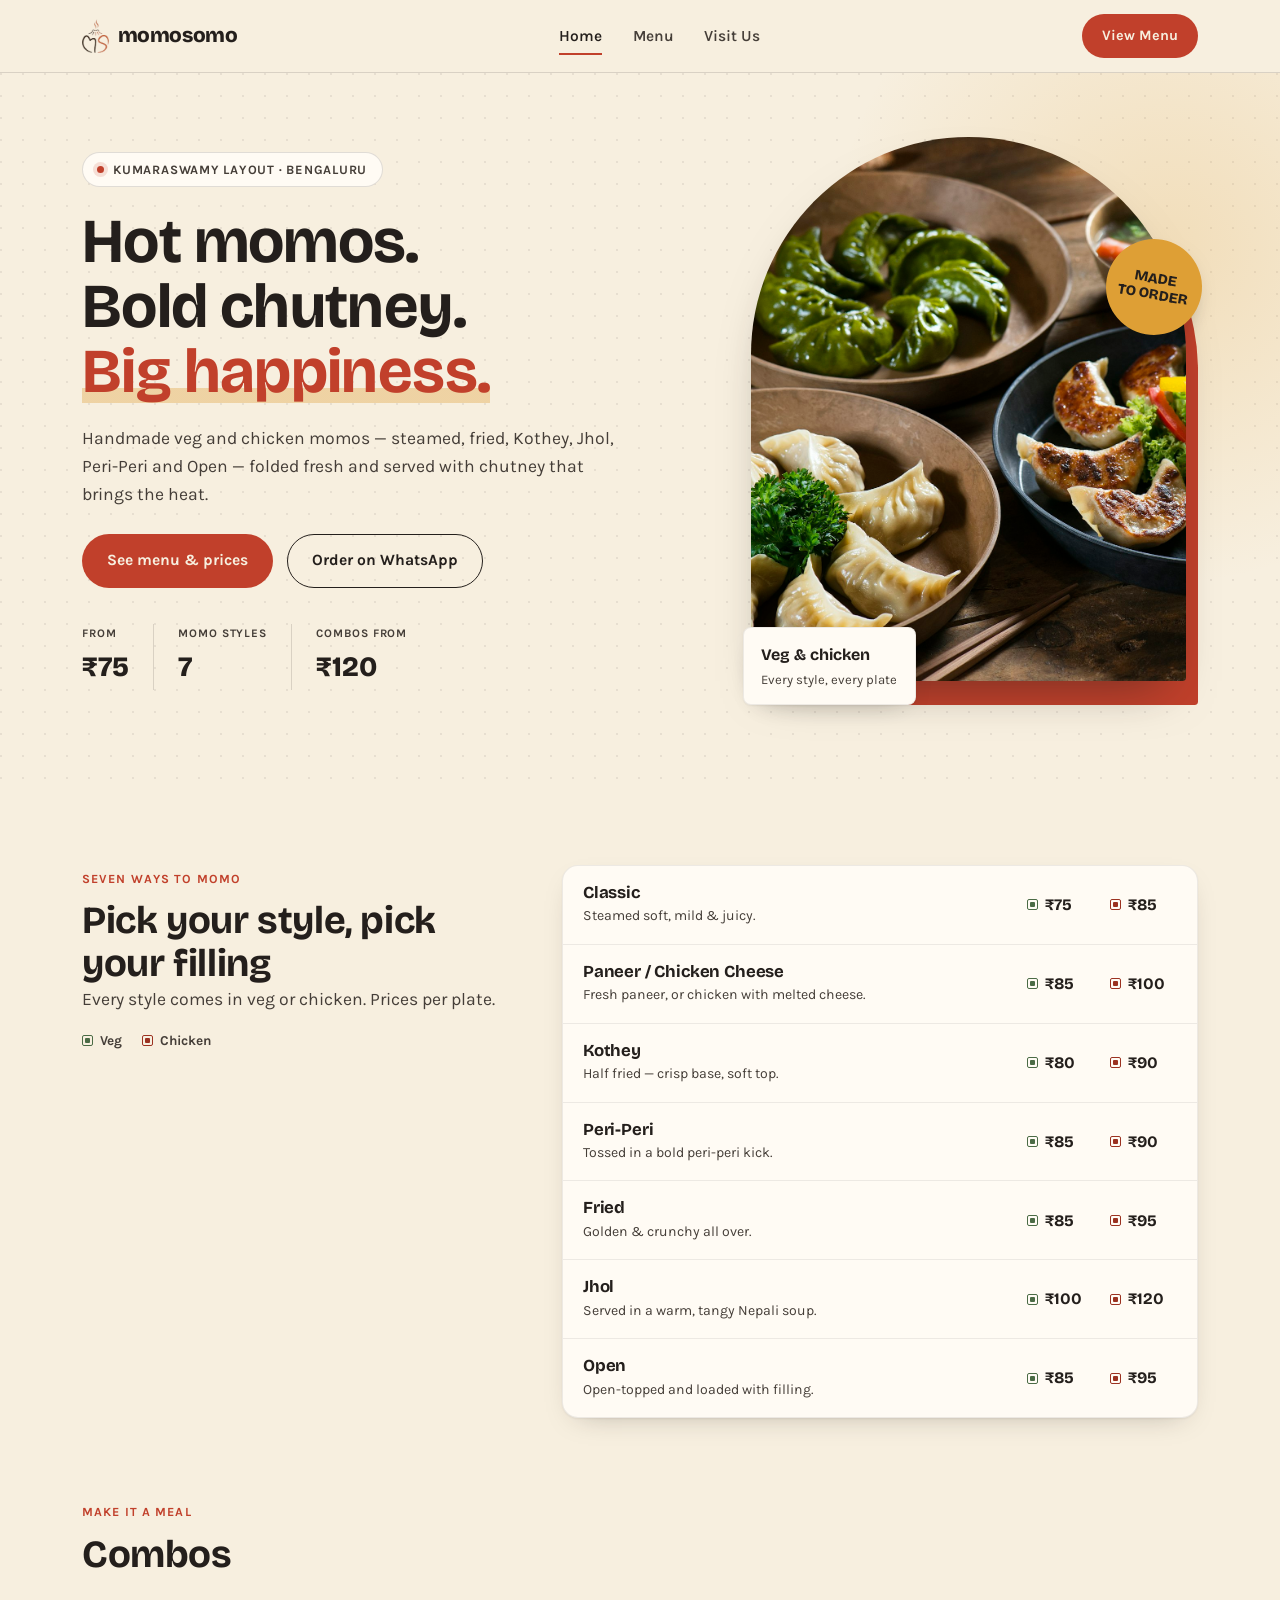
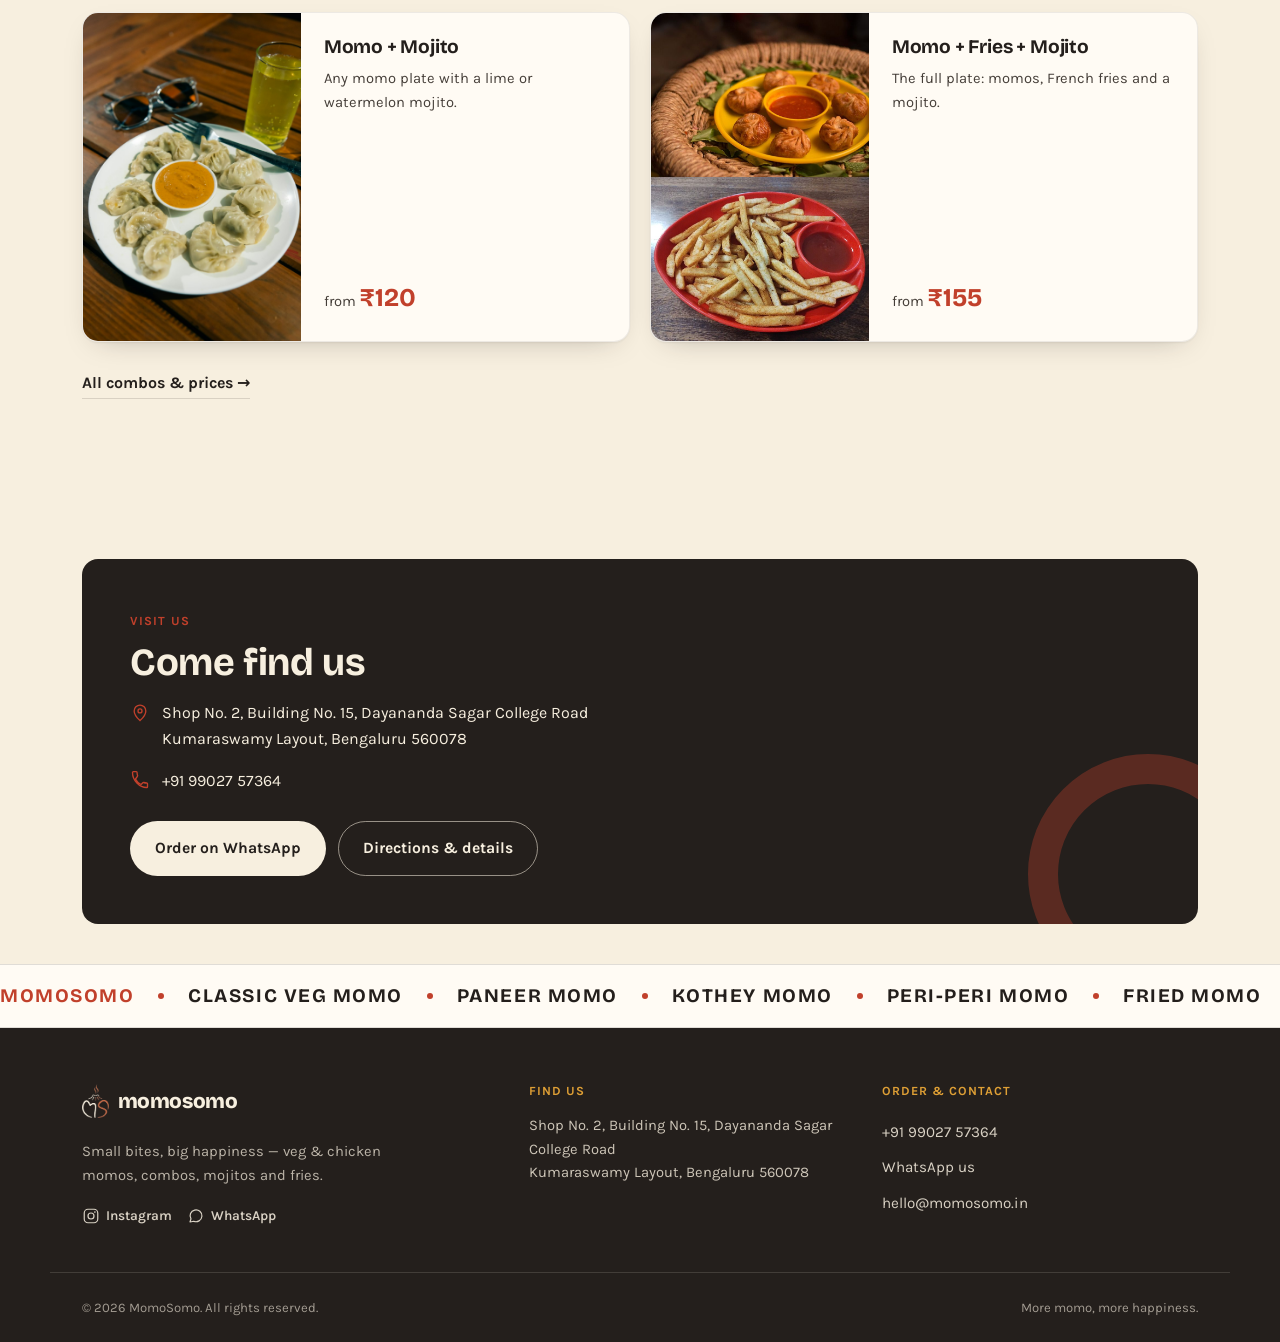
<file: index.html>
<!doctype html>
<html lang="en-IN">
<head>
<meta charset="UTF-8">
<meta name="viewport" content="width=device-width, initial-scale=1">
<meta name="theme-color" content="#F7EFDF">
<meta name="format-detection" content="telephone=no">
<title>MomoSomo — Best Momos in Kumaraswamy Layout, Bengaluru</title>
<meta name="description" content="Hot veg &amp; chicken momos, Kothey, Jhol, Peri-Peri and Open momos from ₹75 at MomoSomo, Dayananda Sagar College Road, Kumaraswamy Layout, Bengaluru 560078. Momo + mojito combos too.">
<meta name="robots" content="index, follow, max-image-preview:large">
<meta name="geo.region" content="IN-KA">
<meta name="geo.placename" content="Kumaraswamy Layout, Bengaluru">
<link rel="icon" href="assets/img/favicon.png" type="image/png">
<link rel="canonical" href="https://momosomo.in/">
<link rel="preconnect" href="https://fonts.googleapis.com">
<link rel="preconnect" href="https://fonts.gstatic.com" crossorigin>
<link href="https://fonts.googleapis.com/css2?family=Bricolage+Grotesque:opsz,wght@12..96,500..800&family=Karla:ital,wght@0,400;0,500;0,600;0,700;1,400&display=swap" rel="stylesheet">
<link rel="stylesheet" href="assets/css/style.css">
<meta property="og:site_name" content="MomoSomo">
<meta property="og:type" content="website">
<meta property="og:locale" content="en_IN">
<meta property="og:title" content="MomoSomo — Best Momos in Kumaraswamy Layout, Bengaluru">
<meta property="og:description" content="Hot veg &amp; chicken momos, Kothey, Jhol, Peri-Peri and Open momos from ₹75 at MomoSomo, Dayananda Sagar College Road, Kumaraswamy Layout, Bengaluru 560078. Momo + mojito combos too.">
<meta property="og:image" content="https://momosomo.in/assets/img/logo-og.jpg">
<meta property="og:image:width" content="1200">
<meta property="og:image:height" content="630">
<meta property="og:image:alt" content="The MomoSomo logo">
<meta property="og:url" content="https://momosomo.in/">
<meta name="twitter:card" content="summary_large_image">
<meta name="twitter:title" content="MomoSomo — Best Momos in Kumaraswamy Layout, Bengaluru">
<meta name="twitter:description" content="Hot veg &amp; chicken momos, Kothey, Jhol, Peri-Peri and Open momos from ₹75 at MomoSomo, Dayananda Sagar College Road, Kumaraswamy Layout, Bengaluru 560078. Momo + mojito combos too.">
<meta name="twitter:image" content="https://momosomo.in/assets/img/logo-og.jpg">
<script type="application/ld+json">
{
  "@context": "https://schema.org",
  "@type": "Restaurant",
  "@id": "https://momosomo.in/#restaurant",
  "name": "MomoSomo",
  "url": "https://momosomo.in/",
  "logo": "https://momosomo.in/assets/img/logo-og.jpg",
  "image": [
    "https://momosomo.in/assets/img/logo-og.jpg",
    "https://momosomo.in/assets/img/hero-momos.jpg"
  ],
  "description": "Momo shop on Dayananda Sagar College Road, Kumaraswamy Layout, Bengaluru serving veg and chicken momos, momo combos, mojitos and French fries.",
  "telephone": "+91-99027-57364",
  "priceRange": "₹75–₹200",
  "currenciesAccepted": "INR",
  "servesCuisine": [
    "Momos",
    "Tibetan",
    "Nepali",
    "Street Food"
  ],
  "acceptsReservations": false,
  "menu": "https://momosomo.in/menu.html",
  "hasMenu": "https://momosomo.in/menu.html",
  "address": {
    "@type": "PostalAddress",
    "streetAddress": "Shop No. 2, Building No. 15, Dayananda Sagar College Road",
    "addressLocality": "Kumaraswamy Layout, Bengaluru",
    "addressRegion": "Karnataka",
    "postalCode": "560078",
    "addressCountry": "IN"
  },
  "areaServed": [
    "Kumaraswamy Layout",
    "JP Nagar",
    "Banashankari",
    "ISRO Layout",
    "Bengaluru"
  ],
  "sameAs": [
    "https://instagram.com/momosomo.in"
  ]
}
</script>
<script type="application/ld+json">
{
  "@context": "https://schema.org",
  "@type": "WebSite",
  "name": "MomoSomo",
  "url": "https://momosomo.in/"
}
</script>
</head>
<body>
<a class="skip-link" href="#main">Skip to content</a>

<header class="site-header" data-header>
  <div class="wrap site-header__inner">
    <a href="index.html" class="brand" aria-label="MomoSomo, home">
      <img class="brand__mark" src="assets/img/logo.png" alt="">
      <span class="brand__word">momosomo</span>
    </a>

    <nav class="nav" aria-label="Primary">
      <a href="index.html" class="nav__link is-active">Home</a>
      <a href="menu.html" class="nav__link">Menu</a>
      <a href="contact.html" class="nav__link">Visit Us</a>
    </nav>

    <div class="site-header__actions">
      <a href="menu.html" class="btn btn--primary btn--sm site-header__cta">View Menu</a>
      <button type="button" class="nav-toggle" data-nav-toggle aria-expanded="false" aria-controls="mobile-nav">
        <span class="nav-toggle__bar"></span>
        <span class="nav-toggle__bar"></span>
        <span class="nav-toggle__bar"></span>
        <span class="sr-only">Open menu</span>
      </button>
    </div>
  </div>

  <div class="mobile-nav" id="mobile-nav" data-mobile-nav>
    <nav class="mobile-nav__links" aria-label="Mobile">
      <a href="index.html" class="mobile-nav__link is-active">Home</a>
      <a href="menu.html" class="mobile-nav__link">Menu</a>
      <a href="contact.html" class="mobile-nav__link">Visit Us</a>
    </nav>
    <div class="mobile-nav__actions">
      <a href="tel:+919902757364" class="btn btn--secondary btn--sm">Call us</a>
      <a href="https://wa.me/919902757364" class="btn btn--primary btn--sm" target="_blank" rel="noopener noreferrer">WhatsApp</a>
    </div>
  </div>
</header>

<main id="main">

  <section class="home-hero" aria-labelledby="hero-heading">
    <div class="wrap home-hero__grid">
      <div class="home-hero__copy">
        <p class="home-hero__tag"><span aria-hidden="true"></span>Kumaraswamy Layout · Bengaluru</p>
        <h1 id="hero-heading">Hot momos.<br>Bold chutney.<br><span class="hero__accent">Big happiness.</span></h1>
        <p class="lede">Handmade veg and chicken momos — steamed, fried, Kothey, Jhol, Peri-Peri and Open — folded fresh and served with chutney that brings the heat.</p>
        <div class="hero__actions">
          <a href="menu.html" class="btn btn--primary">See menu &amp; prices</a>
          <a href="https://wa.me/919902757364" class="btn btn--secondary" target="_blank" rel="noopener noreferrer">Order on WhatsApp</a>
        </div>
        <dl class="home-hero__stats">
          <div><dt>From</dt><dd>₹75</dd></div>
          <div><dt>Momo styles</dt><dd>7</dd></div>
          <div><dt>Combos from</dt><dd>₹120</dd></div>
        </dl>
      </div>
      <div class="home-hero__media">
        <div class="home-hero__frame">
          <img src="assets/img/hero-momos.jpg" width="2000" height="1335" alt="A plate of freshly steamed momos, served hot" fetchpriority="high">
        </div>
        <span class="home-hero__badge">Made<br>to order</span>
        <p class="home-hero__card"><strong>Veg &amp; chicken</strong><span>Every style, every plate</span></p>
      </div>
    </div>
  </section>

  <section class="section" aria-labelledby="styles-heading" data-reveal-fade>
    <div class="wrap home-styles">
      <div class="section__head">
        <p class="eyebrow">Seven ways to momo</p>
        <h2 id="styles-heading">Pick your style, pick your filling</h2>
        <p class="lede">Every style comes in veg or chicken. Prices per plate.</p>
        <p class="style-legend"><span><span class="menu-item__indicator menu-item__indicator--veg" aria-hidden="true"></span>Veg</span><span><span class="menu-item__indicator" aria-hidden="true"></span>Chicken</span></p>
      </div>
      <ul class="style-list">
        <li class="style-row">
          <div class="style-row__text">
            <h3>Classic</h3>
            <p>Steamed soft, mild &amp; juicy.</p>
          </div>
          <div class="style-row__prices">
            <span class="style-row__price"><span class="menu-item__indicator menu-item__indicator--veg" aria-hidden="true"></span><span class="sr-only">Veg </span>₹75</span>
            <span class="style-row__price"><span class="menu-item__indicator" aria-hidden="true"></span><span class="sr-only">Chicken </span>₹85</span>
          </div>
        </li>
        <li class="style-row">
          <div class="style-row__text">
            <h3>Paneer / Chicken Cheese</h3>
            <p>Fresh paneer, or chicken with melted cheese.</p>
          </div>
          <div class="style-row__prices">
            <span class="style-row__price"><span class="menu-item__indicator menu-item__indicator--veg" aria-hidden="true"></span><span class="sr-only">Veg </span>₹85</span>
            <span class="style-row__price"><span class="menu-item__indicator" aria-hidden="true"></span><span class="sr-only">Chicken </span>₹100</span>
          </div>
        </li>
        <li class="style-row">
          <div class="style-row__text">
            <h3>Kothey</h3>
            <p>Half fried — crisp base, soft top.</p>
          </div>
          <div class="style-row__prices">
            <span class="style-row__price"><span class="menu-item__indicator menu-item__indicator--veg" aria-hidden="true"></span><span class="sr-only">Veg </span>₹80</span>
            <span class="style-row__price"><span class="menu-item__indicator" aria-hidden="true"></span><span class="sr-only">Chicken </span>₹90</span>
          </div>
        </li>
        <li class="style-row">
          <div class="style-row__text">
            <h3>Peri-Peri</h3>
            <p>Tossed in a bold peri-peri kick.</p>
          </div>
          <div class="style-row__prices">
            <span class="style-row__price"><span class="menu-item__indicator menu-item__indicator--veg" aria-hidden="true"></span><span class="sr-only">Veg </span>₹85</span>
            <span class="style-row__price"><span class="menu-item__indicator" aria-hidden="true"></span><span class="sr-only">Chicken </span>₹90</span>
          </div>
        </li>
        <li class="style-row">
          <div class="style-row__text">
            <h3>Fried</h3>
            <p>Golden &amp; crunchy all over.</p>
          </div>
          <div class="style-row__prices">
            <span class="style-row__price"><span class="menu-item__indicator menu-item__indicator--veg" aria-hidden="true"></span><span class="sr-only">Veg </span>₹85</span>
            <span class="style-row__price"><span class="menu-item__indicator" aria-hidden="true"></span><span class="sr-only">Chicken </span>₹95</span>
          </div>
        </li>
        <li class="style-row">
          <div class="style-row__text">
            <h3>Jhol</h3>
            <p>Served in a warm, tangy Nepali soup.</p>
          </div>
          <div class="style-row__prices">
            <span class="style-row__price"><span class="menu-item__indicator menu-item__indicator--veg" aria-hidden="true"></span><span class="sr-only">Veg </span>₹100</span>
            <span class="style-row__price"><span class="menu-item__indicator" aria-hidden="true"></span><span class="sr-only">Chicken </span>₹120</span>
          </div>
        </li>
        <li class="style-row">
          <div class="style-row__text">
            <h3>Open</h3>
            <p>Open-topped and loaded with filling.</p>
          </div>
          <div class="style-row__prices">
            <span class="style-row__price"><span class="menu-item__indicator menu-item__indicator--veg" aria-hidden="true"></span><span class="sr-only">Veg </span>₹85</span>
            <span class="style-row__price"><span class="menu-item__indicator" aria-hidden="true"></span><span class="sr-only">Chicken </span>₹95</span>
          </div>
        </li>
      </ul>
    </div>
  </section>

  <section class="section section--tight" aria-labelledby="combos-heading" data-reveal-fade>
    <div class="wrap">
      <div class="section__head">
        <p class="eyebrow">Make it a meal</p>
        <h2 id="combos-heading">Combos</h2>
      </div>
      <div class="combo-grid">
        <article class="combo-card">
          <img src="assets/img/menu-steamed.jpg" width="1000" height="1503" alt="A plate of steamed momos with chutney and a glass of lime mojito" loading="lazy">
          <div class="combo-card__body">
            <h3>Momo + Mojito</h3>
            <p>Any momo plate with a lime or watermelon mojito.</p>
            <p class="combo-card__price">from <strong>₹120</strong></p>
          </div>
        </article>
        <article class="combo-card">
          <img src="assets/img/combo-fries.jpg" width="800" height="1200" alt="Crispy fried momos with chutney, and a plate of peri-peri fries" loading="lazy">
          <div class="combo-card__body">
            <h3>Momo + Fries + Mojito</h3>
            <p>The full plate: momos, French fries and a mojito.</p>
            <p class="combo-card__price">from <strong>₹155</strong></p>
          </div>
        </article>
      </div>
      <a href="menu.html#combos" class="text-link picks-more">All combos &amp; prices →</a>
    </div>
  </section>

  <section class="section" id="visit" aria-labelledby="visit-heading" data-reveal-fade>
    <div class="wrap">
      <div class="visit-teaser">
        <div>
          <p class="eyebrow">Visit us</p>
          <h2 id="visit-heading">Come find us</h2>
          <div class="visit-teaser__row">
            <svg width="20" height="20" viewBox="0 0 24 24" fill="none" aria-hidden="true"><path d="M12 21s7-6.1 7-11.5A7 7 0 0 0 5 9.5C5 14.9 12 21 12 21Z" stroke="currentColor" stroke-width="1.6"/><circle cx="12" cy="9.5" r="2.4" stroke="currentColor" stroke-width="1.6"/></svg>
            <p>Shop No. 2, Building No. 15, Dayananda Sagar College Road<br>Kumaraswamy Layout, Bengaluru 560078</p>
          </div>
          <div class="visit-teaser__row">
            <svg width="20" height="20" viewBox="0 0 24 24" fill="none" aria-hidden="true"><path d="M6.6 10.8a15.2 15.2 0 0 0 6.6 6.6l2.2-2.2c.3-.3.7-.4 1-.2 1.1.4 2.3.6 3.6.6.6 0 1 .4 1 1V20c0 .6-.4 1-1 1C11.4 21 3 12.6 3 3c0-.6.4-1 1-1h3.5c.6 0 1 .4 1 1 0 1.3.2 2.5.6 3.6.1.4 0 .8-.2 1L6.6 10.8Z" stroke="currentColor" stroke-width="1.6" stroke-linejoin="round"/></svg>
            <p>+91 99027 57364</p>
          </div>
          <div class="visit-teaser__actions">
            <a href="https://wa.me/919902757364" class="btn btn--ondark" target="_blank" rel="noopener noreferrer">Order on WhatsApp</a>
            <a href="contact.html" class="btn btn--outline-ondark">Directions &amp; details</a>
          </div>
        </div>
      </div>
    </div>
  </section>

  <div class="marquee" aria-label="Momos at MomoSomo: Classic Veg Momo, Paneer Momo, Kothey Momo, Peri-Peri Momo, Fried Momo, Jhol Momo, Open Momo, Chicken Cheese Momo, Momo + Mojito Combos, French Fries">
    <div class="marquee__track" aria-hidden="true">
      <div class="marquee__group"><span class="marquee__item">MomoSomo</span><span class="marquee__item">Classic Veg Momo</span><span class="marquee__item">Paneer Momo</span><span class="marquee__item">Kothey Momo</span><span class="marquee__item">Peri-Peri Momo</span><span class="marquee__item">Fried Momo</span><span class="marquee__item">Jhol Momo</span><span class="marquee__item">Open Momo</span><span class="marquee__item">Chicken Cheese Momo</span><span class="marquee__item">Momo + Mojito Combos</span><span class="marquee__item">French Fries</span></div>
      <div class="marquee__group"><span class="marquee__item">MomoSomo</span><span class="marquee__item">Classic Veg Momo</span><span class="marquee__item">Paneer Momo</span><span class="marquee__item">Kothey Momo</span><span class="marquee__item">Peri-Peri Momo</span><span class="marquee__item">Fried Momo</span><span class="marquee__item">Jhol Momo</span><span class="marquee__item">Open Momo</span><span class="marquee__item">Chicken Cheese Momo</span><span class="marquee__item">Momo + Mojito Combos</span><span class="marquee__item">French Fries</span></div>
    </div>
  </div>

</main>

<footer class="site-footer">
  <div class="wrap site-footer__grid">
    <div class="site-footer__brand">
      <a href="index.html" class="brand" aria-label="MomoSomo, home">
        <img class="brand__mark" src="assets/img/logo-on-dark.png" alt="">
        <span class="brand__word">momosomo</span>
      </a>
      <p class="site-footer__tagline">Small bites, big happiness — veg &amp; chicken momos, combos, mojitos and fries.</p>
      <ul class="social-links">
        <li>
          <a href="https://instagram.com/momosomo.in" target="_blank" rel="noopener noreferrer" aria-label="MomoSomo on Instagram (opens in a new tab)">
            <svg width="18" height="18" viewBox="0 0 24 24" fill="none" aria-hidden="true"><rect x="3" y="3" width="18" height="18" rx="5" stroke="currentColor" stroke-width="1.6"/><circle cx="12" cy="12" r="4" stroke="currentColor" stroke-width="1.6"/><circle cx="17.2" cy="6.8" r="1.1" fill="currentColor"/></svg>
            <span>Instagram</span>
          </a>
        </li>
        <li>
          <a href="https://wa.me/919902757364" target="_blank" rel="noopener noreferrer" aria-label="Message MomoSomo on WhatsApp (opens in a new tab)">
            <svg width="18" height="18" viewBox="0 0 24 24" fill="none" aria-hidden="true"><path d="M4 20l1.3-4.1A7.9 7.9 0 1 1 8.9 19L4 20Z" stroke="currentColor" stroke-width="1.6" stroke-linejoin="round"/></svg>
            <span>WhatsApp</span>
          </a>
        </li>
      </ul>
    </div>

    <div class="site-footer__col">
      <h3>Find Us</h3>
      <p class="site-footer__address">Shop No. 2, Building No. 15, Dayananda Sagar College Road<br>Kumaraswamy Layout, Bengaluru 560078</p>
    </div>

    <div class="site-footer__col">
      <h3>Order &amp; Contact</h3>
      <a href="tel:+919902757364">+91 99027 57364</a>
      <a href="https://wa.me/919902757364" target="_blank" rel="noopener noreferrer">WhatsApp us</a>
      <a href="mailto:hello@momosomo.in">hello@momosomo.in</a>
    </div>
  </div>

  <div class="wrap site-footer__bottom">
    <p>© 2026 MomoSomo. All rights reserved.</p>
    <p class="site-footer__note">More momo, more happiness.</p>
  </div>
</footer>

<script src="assets/js/main.js"></script>
</body>
</html>
</file>
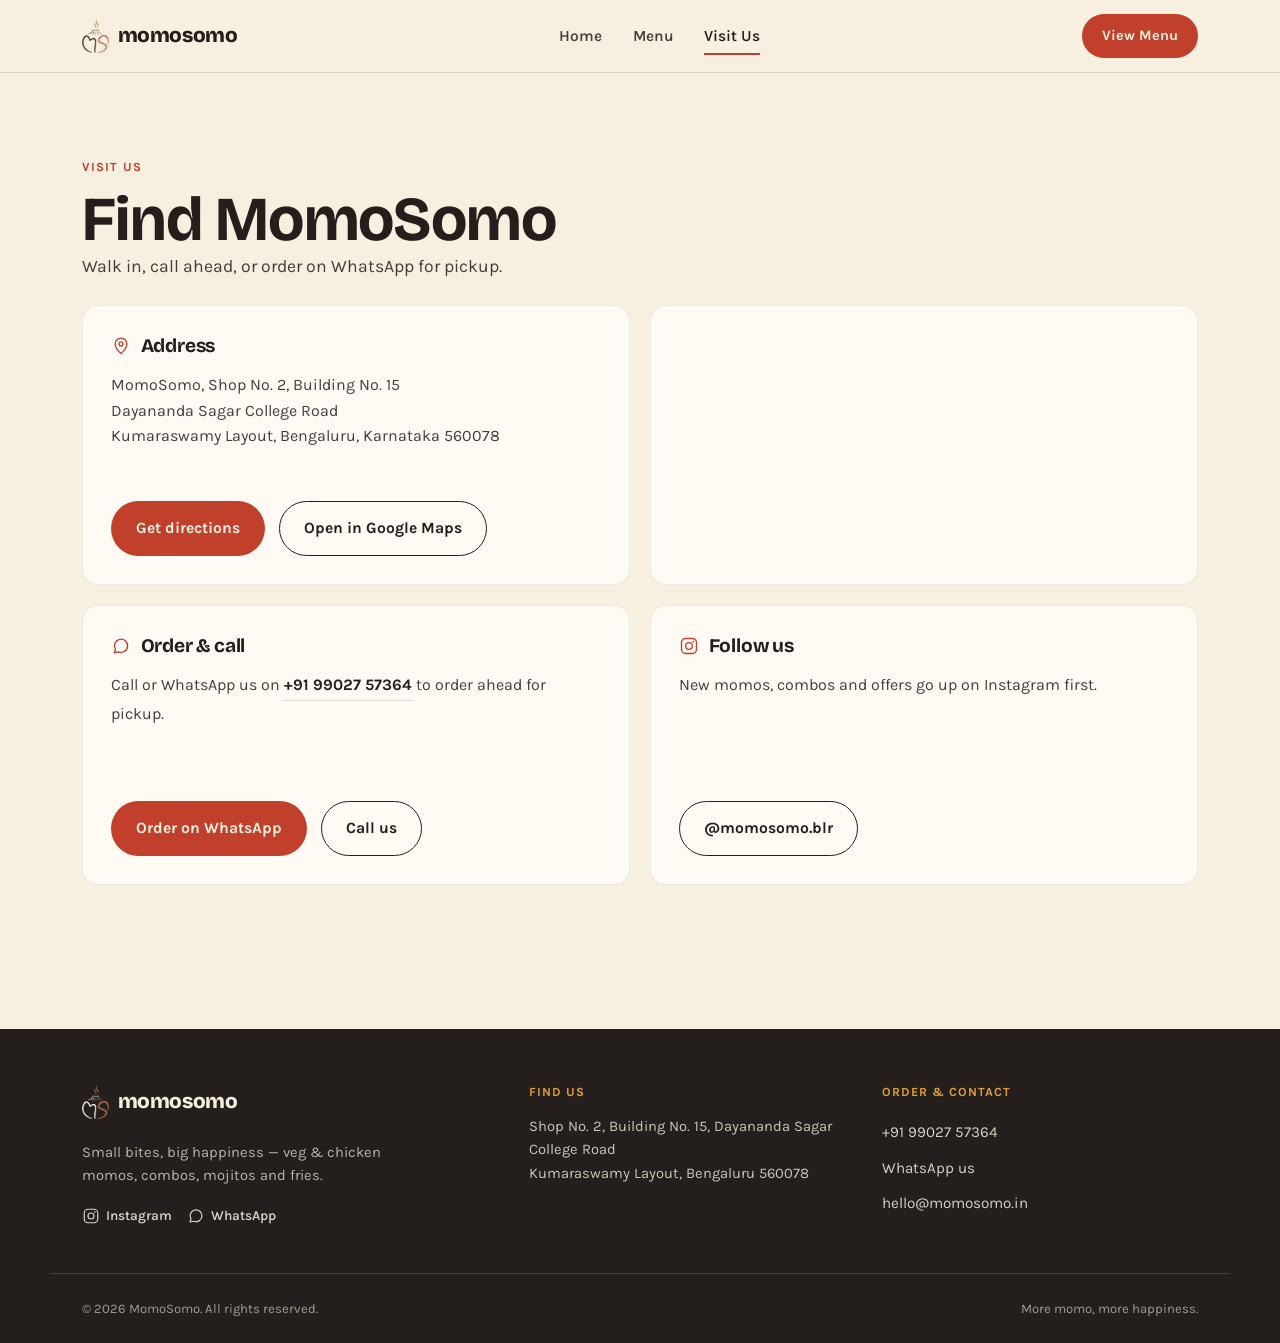
<file: contact.html>
<!doctype html>
<html lang="en-IN">
<head>
<meta charset="UTF-8">
<meta name="viewport" content="width=device-width, initial-scale=1">
<meta name="theme-color" content="#F7EFDF">
<meta name="format-detection" content="telephone=no">
<title>Visit MomoSomo — Momo Shop on DSC Road, Kumaraswamy Layout, Bengaluru</title>
<meta name="description" content="Find MomoSomo at Shop No. 2, Building No. 15, Dayananda Sagar College Road, Kumaraswamy Layout, Bengaluru 560078. Call +91 99027 57364 or WhatsApp to order momos.">
<meta name="robots" content="index, follow, max-image-preview:large">
<meta name="geo.region" content="IN-KA">
<meta name="geo.placename" content="Kumaraswamy Layout, Bengaluru">
<link rel="icon" href="assets/img/favicon.png" type="image/png">
<link rel="canonical" href="https://momosomo.in/contact.html">
<link rel="preconnect" href="https://fonts.googleapis.com">
<link rel="preconnect" href="https://fonts.gstatic.com" crossorigin>
<link href="https://fonts.googleapis.com/css2?family=Bricolage+Grotesque:opsz,wght@12..96,500..800&family=Karla:ital,wght@0,400;0,500;0,600;0,700;1,400&display=swap" rel="stylesheet">
<link rel="stylesheet" href="assets/css/style.css">
<meta property="og:site_name" content="MomoSomo">
<meta property="og:type" content="website">
<meta property="og:locale" content="en_IN">
<meta property="og:title" content="Visit MomoSomo — Momo Shop on DSC Road, Kumaraswamy Layout, Bengaluru">
<meta property="og:description" content="Find MomoSomo at Shop No. 2, Building No. 15, Dayananda Sagar College Road, Kumaraswamy Layout, Bengaluru 560078. Call +91 99027 57364 or WhatsApp to order momos.">
<meta property="og:image" content="https://momosomo.in/assets/img/hero-momos.jpg">
<meta property="og:image:width" content="2000">
<meta property="og:image:height" content="1335">
<meta property="og:image:alt" content="A plate of freshly steamed momos, served hot">
<meta property="og:url" content="https://momosomo.in/contact.html">
<meta name="twitter:card" content="summary_large_image">
<meta name="twitter:title" content="Visit MomoSomo — Momo Shop on DSC Road, Kumaraswamy Layout, Bengaluru">
<meta name="twitter:description" content="Find MomoSomo at Shop No. 2, Building No. 15, Dayananda Sagar College Road, Kumaraswamy Layout, Bengaluru 560078. Call +91 99027 57364 or WhatsApp to order momos.">
<meta name="twitter:image" content="https://momosomo.in/assets/img/hero-momos.jpg">
<script type="application/ld+json">
{
  "@context": "https://schema.org",
  "@type": "Restaurant",
  "@id": "https://momosomo.in/#restaurant",
  "name": "MomoSomo",
  "url": "https://momosomo.in/",
  "logo": "https://momosomo.in/assets/img/logo-og.jpg",
  "image": [
    "https://momosomo.in/assets/img/logo-og.jpg",
    "https://momosomo.in/assets/img/hero-momos.jpg"
  ],
  "description": "Momo shop on Dayananda Sagar College Road, Kumaraswamy Layout, Bengaluru serving veg and chicken momos, momo combos, mojitos and French fries.",
  "telephone": "+91-99027-57364",
  "priceRange": "₹75–₹200",
  "currenciesAccepted": "INR",
  "servesCuisine": [
    "Momos",
    "Tibetan",
    "Nepali",
    "Street Food"
  ],
  "acceptsReservations": false,
  "menu": "https://momosomo.in/menu.html",
  "hasMenu": "https://momosomo.in/menu.html",
  "address": {
    "@type": "PostalAddress",
    "streetAddress": "Shop No. 2, Building No. 15, Dayananda Sagar College Road",
    "addressLocality": "Kumaraswamy Layout, Bengaluru",
    "addressRegion": "Karnataka",
    "postalCode": "560078",
    "addressCountry": "IN"
  },
  "areaServed": [
    "Kumaraswamy Layout",
    "JP Nagar",
    "Banashankari",
    "ISRO Layout",
    "Bengaluru"
  ],
  "sameAs": [
    "https://instagram.com/momosomo.in"
  ]
}
</script>
<script type="application/ld+json">
{
  "@context": "https://schema.org",
  "@type": "BreadcrumbList",
  "itemListElement": [
    {
      "@type": "ListItem",
      "position": 1,
      "name": "Home",
      "item": "https://momosomo.in/"
    },
    {
      "@type": "ListItem",
      "position": 2,
      "name": "Visit Us",
      "item": "https://momosomo.in/contact.html"
    }
  ]
}
</script>
</head>
<body>
<a class="skip-link" href="#main">Skip to content</a>

<header class="site-header" data-header>
  <div class="wrap site-header__inner">
    <a href="index.html" class="brand" aria-label="MomoSomo, home">
      <img class="brand__mark" src="assets/img/logo.png" alt="">
      <span class="brand__word">momosomo</span>
    </a>

    <nav class="nav" aria-label="Primary">
      <a href="index.html" class="nav__link">Home</a>
      <a href="menu.html" class="nav__link">Menu</a>
      <a href="contact.html" class="nav__link is-active">Visit Us</a>
    </nav>

    <div class="site-header__actions">
      <a href="menu.html" class="btn btn--primary btn--sm site-header__cta">View Menu</a>
      <button type="button" class="nav-toggle" data-nav-toggle aria-expanded="false" aria-controls="mobile-nav">
        <span class="nav-toggle__bar"></span>
        <span class="nav-toggle__bar"></span>
        <span class="nav-toggle__bar"></span>
        <span class="sr-only">Open menu</span>
      </button>
    </div>
  </div>

  <div class="mobile-nav" id="mobile-nav" data-mobile-nav>
    <nav class="mobile-nav__links" aria-label="Mobile">
      <a href="index.html" class="mobile-nav__link">Home</a>
      <a href="menu.html" class="mobile-nav__link">Menu</a>
      <a href="contact.html" class="mobile-nav__link is-active">Visit Us</a>
    </nav>
    <div class="mobile-nav__actions">
      <a href="tel:+919902757364" class="btn btn--secondary btn--sm">Call us</a>
      <a href="https://wa.me/919902757364" class="btn btn--primary btn--sm" target="_blank" rel="noopener noreferrer">WhatsApp</a>
    </div>
  </div>
</header>

<main id="main">
  <section class="section" style="padding-bottom:1.5rem;">
    <div class="wrap">
      <p class="eyebrow">Visit us</p>
      <h1>Find MomoSomo</h1>
      <p class="lede">Walk in, call ahead, or order on WhatsApp for pickup.</p>
    </div>
  </section>

  <section class="section" style="padding-top:0;">
    <div class="wrap visit-grid">
      <div class="visit-card">
        <h3><svg width="20" height="20" viewBox="0 0 24 24" fill="none" aria-hidden="true"><path d="M12 21s7-6.1 7-11.5A7 7 0 0 0 5 9.5C5 14.9 12 21 12 21Z" stroke="currentColor" stroke-width="1.6"/><circle cx="12" cy="9.5" r="2.4" stroke="currentColor" stroke-width="1.6"/></svg> Address</h3>
        <p>MomoSomo, Shop No. 2, Building No. 15<br>Dayananda Sagar College Road<br>Kumaraswamy Layout, Bengaluru, Karnataka 560078</p>
        <div class="contact-actions">
          <a href="https://www.google.com/maps/dir/?api=1&amp;destination=12.9099312,77.5667967" class="btn btn--primary" target="_blank" rel="noopener noreferrer">Get directions</a>
          <a href="https://www.google.com/maps/search/?api=1&amp;query=12.9099312,77.5667967" class="btn btn--secondary" target="_blank" rel="noopener noreferrer">Open in Google Maps</a>
        </div>
      </div>

      <div class="visit-card map-frame">
        <iframe src="https://maps.google.com/maps?q=12.9099312,77.5667967&amp;z=17&amp;output=embed" title="Map showing MomoSomo on Dayananda Sagar College Road, Kumaraswamy Layout, Bengaluru" loading="lazy" referrerpolicy="no-referrer-when-downgrade" allowfullscreen></iframe>
      </div>

      <div class="visit-card">
        <h3><svg width="20" height="20" viewBox="0 0 24 24" fill="none" aria-hidden="true"><path d="M4 20l1.3-4.1A7.9 7.9 0 1 1 8.9 19L4 20Z" stroke="currentColor" stroke-width="1.6" stroke-linejoin="round"/></svg> Order &amp; call</h3>
        <p>Call or WhatsApp us on <a href="tel:+919902757364" class="text-link">+91 99027 57364</a> to order ahead for pickup.</p>
        <div class="contact-actions">
          <a href="https://wa.me/919902757364" class="btn btn--primary" target="_blank" rel="noopener noreferrer">Order on WhatsApp</a>
          <a href="tel:+919902757364" class="btn btn--secondary">Call us</a>
        </div>
      </div>

      <div class="visit-card">
        <h3><svg width="20" height="20" viewBox="0 0 24 24" fill="none" aria-hidden="true"><rect x="3" y="3" width="18" height="18" rx="5" stroke="currentColor" stroke-width="1.6"/><circle cx="12" cy="12" r="4" stroke="currentColor" stroke-width="1.6"/><circle cx="17.2" cy="6.8" r="1.1" fill="currentColor"/></svg> Follow us</h3>
        <p>New momos, combos and offers go up on Instagram first.</p>
        <div class="contact-actions">
          <a href="https://instagram.com/momosomo.blr" class="btn btn--secondary" target="_blank" rel="noopener noreferrer" aria-label="MomoSomo on Instagram (opens in a new tab)">@momosomo.blr</a>
        </div>
      </div>
    </div>
  </section>
</main>

<footer class="site-footer">
  <div class="wrap site-footer__grid">
    <div class="site-footer__brand">
      <a href="index.html" class="brand" aria-label="MomoSomo, home">
        <img class="brand__mark" src="assets/img/logo-on-dark.png" alt="">
        <span class="brand__word">momosomo</span>
      </a>
      <p class="site-footer__tagline">Small bites, big happiness — veg &amp; chicken momos, combos, mojitos and fries.</p>
      <ul class="social-links">
        <li>
          <a href="https://instagram.com/momosomo.blr" target="_blank" rel="noopener noreferrer" aria-label="MomoSomo on Instagram (opens in a new tab)">
            <svg width="18" height="18" viewBox="0 0 24 24" fill="none" aria-hidden="true"><rect x="3" y="3" width="18" height="18" rx="5" stroke="currentColor" stroke-width="1.6"/><circle cx="12" cy="12" r="4" stroke="currentColor" stroke-width="1.6"/><circle cx="17.2" cy="6.8" r="1.1" fill="currentColor"/></svg>
            <span>Instagram</span>
          </a>
        </li>
        <li>
          <a href="https://wa.me/919902757364" target="_blank" rel="noopener noreferrer" aria-label="Message MomoSomo on WhatsApp (opens in a new tab)">
            <svg width="18" height="18" viewBox="0 0 24 24" fill="none" aria-hidden="true"><path d="M4 20l1.3-4.1A7.9 7.9 0 1 1 8.9 19L4 20Z" stroke="currentColor" stroke-width="1.6" stroke-linejoin="round"/></svg>
            <span>WhatsApp</span>
          </a>
        </li>
      </ul>
    </div>

    <div class="site-footer__col">
      <h3>Find Us</h3>
      <p class="site-footer__address">Shop No. 2, Building No. 15, Dayananda Sagar College Road<br>Kumaraswamy Layout, Bengaluru 560078</p>
    </div>

    <div class="site-footer__col">
      <h3>Order &amp; Contact</h3>
      <a href="tel:+919902757364">+91 99027 57364</a>
      <a href="https://wa.me/919902757364" target="_blank" rel="noopener noreferrer">WhatsApp us</a>
      <a href="mailto:hello@momosomo.in">hello@momosomo.in</a>
    </div>
  </div>

  <div class="wrap site-footer__bottom">
    <p>© 2026 MomoSomo. All rights reserved.</p>
    <p class="site-footer__note">More momo, more happiness.</p>
  </div>
</footer>

<script src="assets/js/main.js"></script>
</body>
</html>
</file>
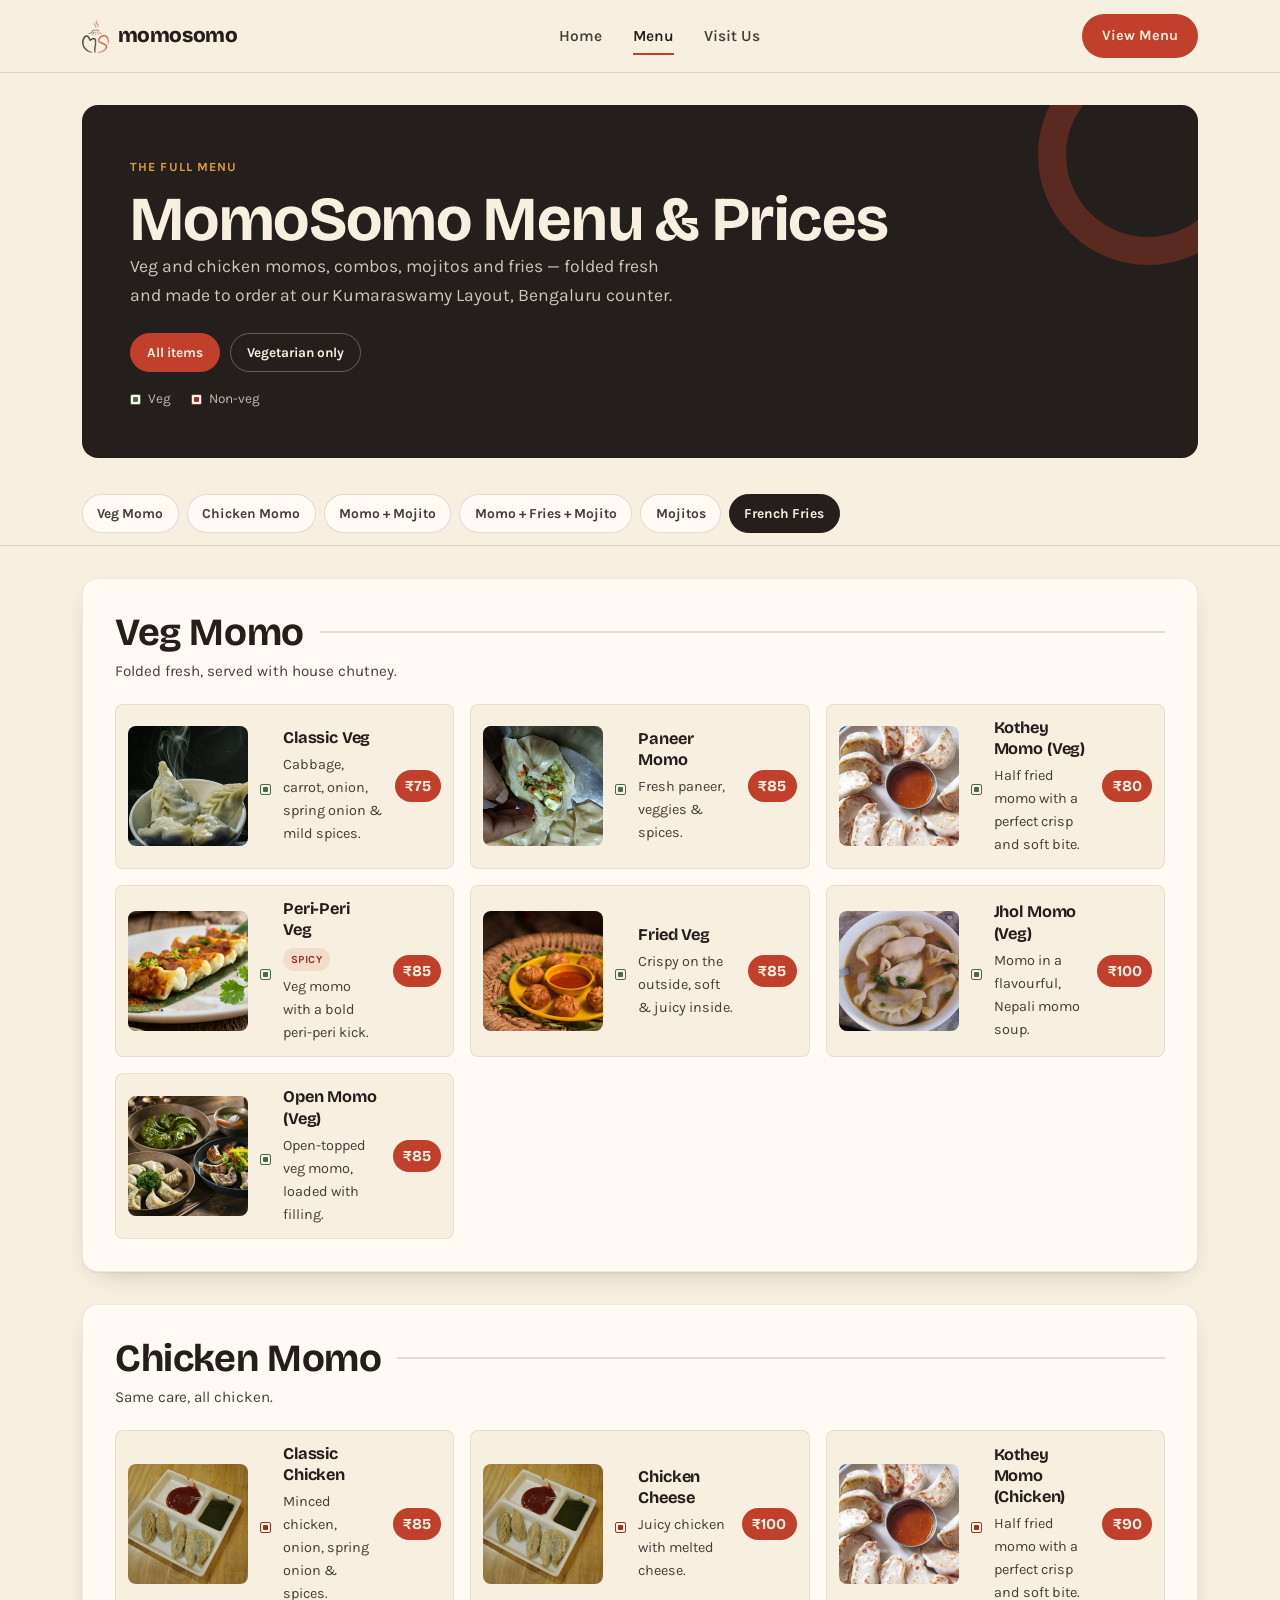
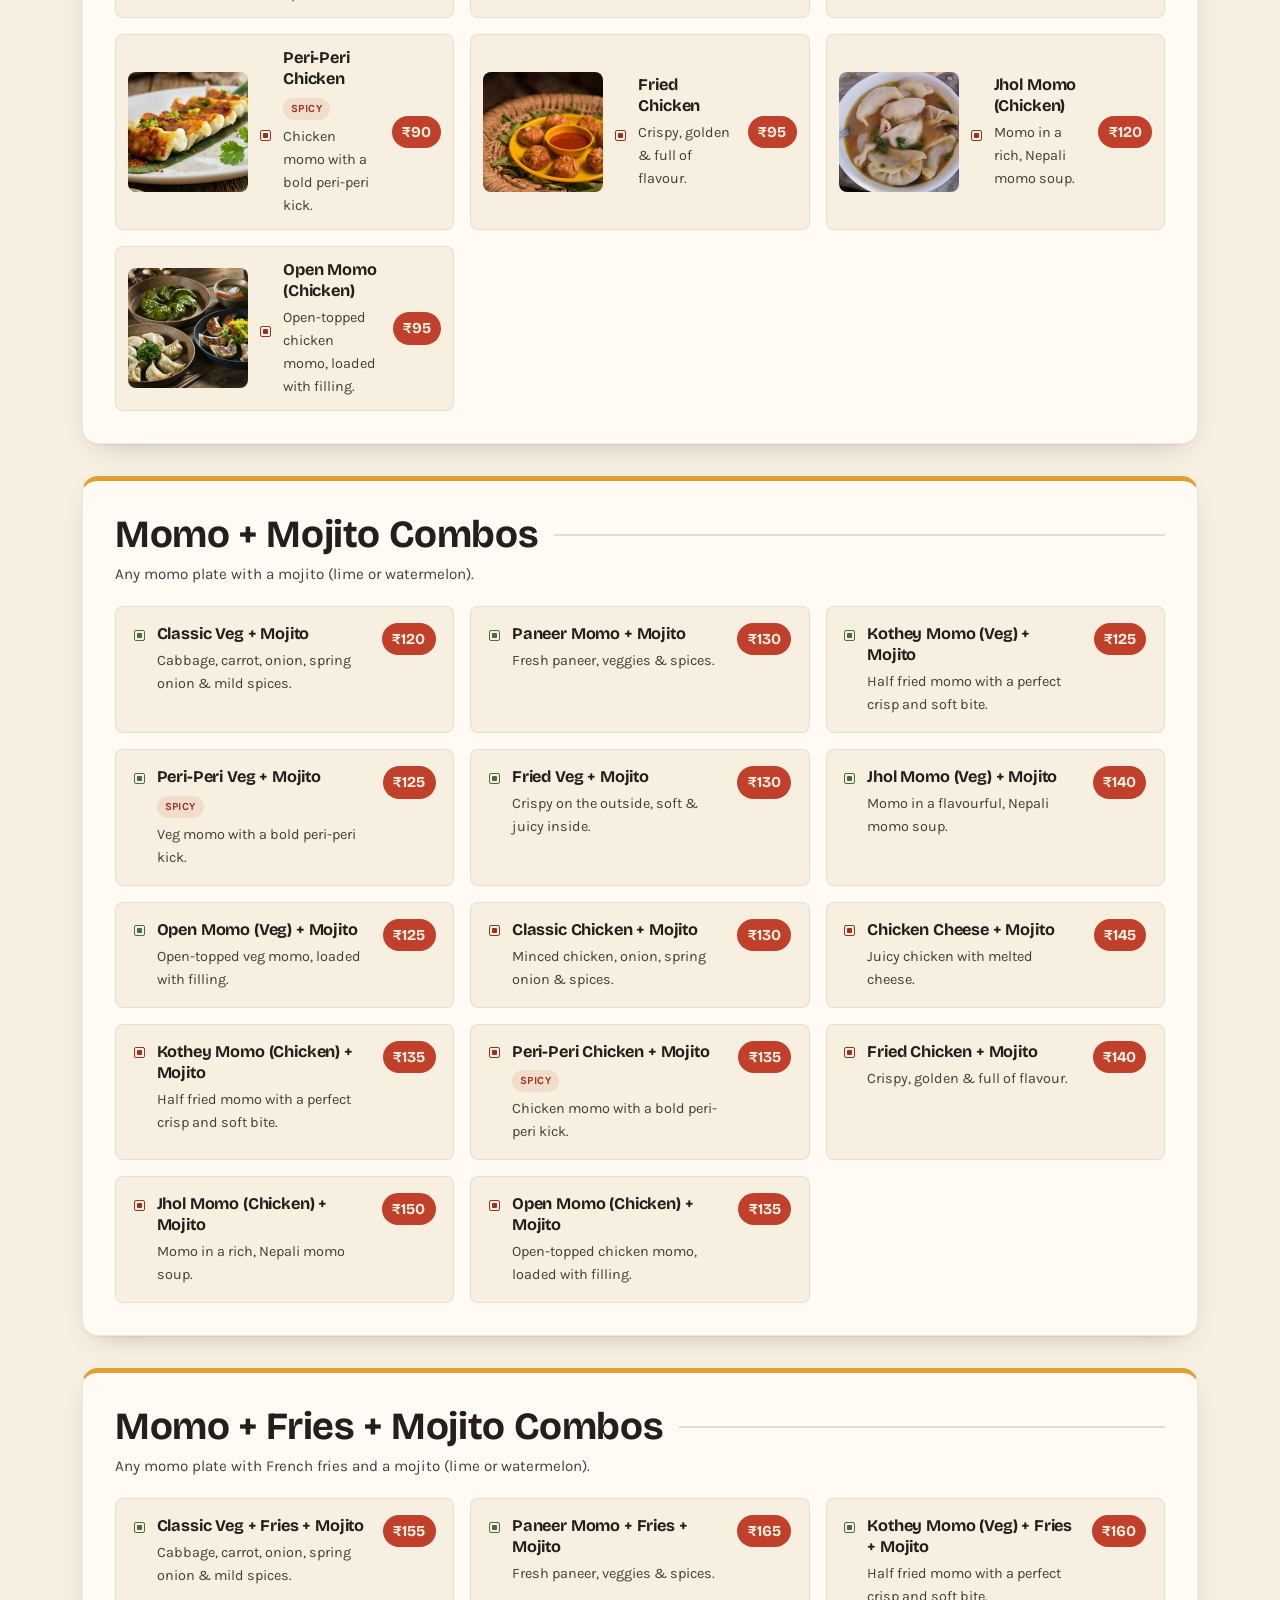
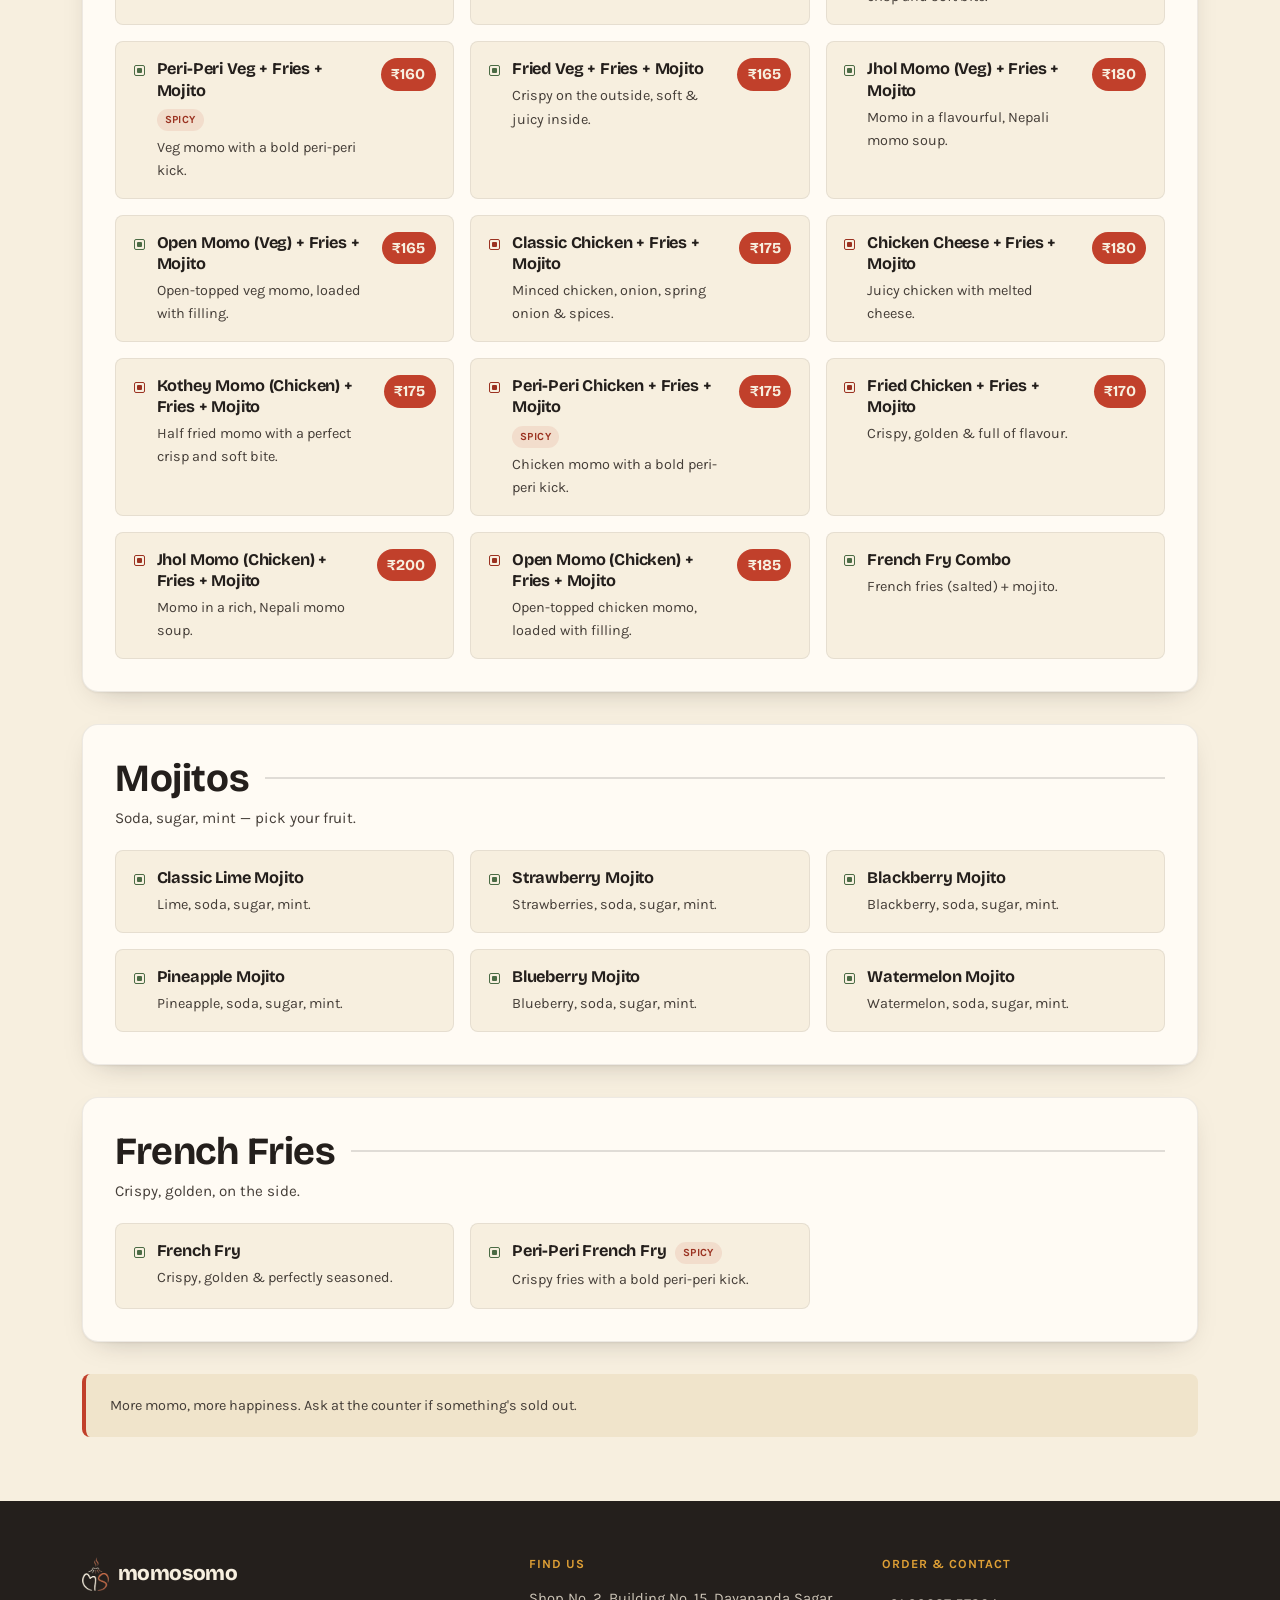
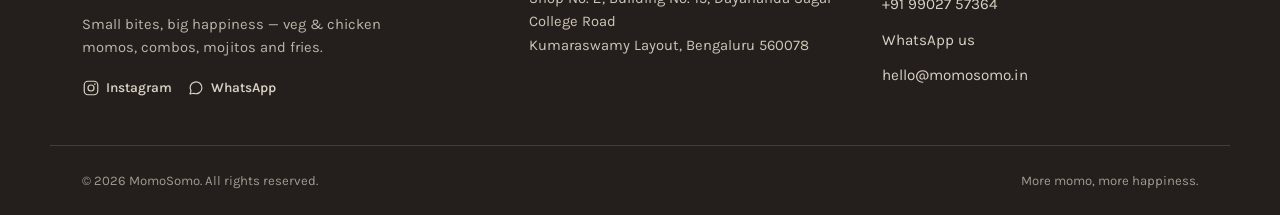
<file: menu.html>
<!doctype html>
<html lang="en-IN">
<head>
<meta charset="UTF-8">
<meta name="viewport" content="width=device-width, initial-scale=1">
<meta name="theme-color" content="#F7EFDF">
<meta name="format-detection" content="telephone=no">
<title>MomoSomo Menu &amp; Prices — Veg &amp; Chicken Momos, Combos | Bengaluru</title>
<meta name="description" content="MomoSomo menu with prices: veg momos from ₹75, chicken momos from ₹85, Kothey, Jhol, Peri-Peri, Fried &amp; Open momos, momo + mojito combos and fries. Kumaraswamy Layout, Bengaluru.">
<meta name="robots" content="index, follow, max-image-preview:large">
<meta name="geo.region" content="IN-KA">
<meta name="geo.placename" content="Kumaraswamy Layout, Bengaluru">
<link rel="icon" href="assets/img/favicon.png" type="image/png">
<link rel="canonical" href="https://momosomo.in/menu.html">
<link rel="preconnect" href="https://fonts.googleapis.com">
<link rel="preconnect" href="https://fonts.gstatic.com" crossorigin>
<link href="https://fonts.googleapis.com/css2?family=Bricolage+Grotesque:opsz,wght@12..96,500..800&family=Karla:ital,wght@0,400;0,500;0,600;0,700;1,400&display=swap" rel="stylesheet">
<link rel="stylesheet" href="assets/css/style.css">
<meta property="og:site_name" content="MomoSomo">
<meta property="og:type" content="website">
<meta property="og:locale" content="en_IN">
<meta property="og:title" content="MomoSomo Menu &amp; Prices — Veg &amp; Chicken Momos, Combos | Bengaluru">
<meta property="og:description" content="MomoSomo menu with prices: veg momos from ₹75, chicken momos from ₹85, Kothey, Jhol, Peri-Peri, Fried &amp; Open momos, momo + mojito combos and fries. Kumaraswamy Layout, Bengaluru.">
<meta property="og:image" content="https://momosomo.in/assets/img/menu-combos.jpg">
<meta property="og:image:width" content="1000">
<meta property="og:image:height" content="667">
<meta property="og:image:alt" content="A shared table with a spread of momos and drinks">
<meta property="og:url" content="https://momosomo.in/menu.html">
<meta name="twitter:card" content="summary_large_image">
<meta name="twitter:title" content="MomoSomo Menu &amp; Prices — Veg &amp; Chicken Momos, Combos | Bengaluru">
<meta name="twitter:description" content="MomoSomo menu with prices: veg momos from ₹75, chicken momos from ₹85, Kothey, Jhol, Peri-Peri, Fried &amp; Open momos, momo + mojito combos and fries. Kumaraswamy Layout, Bengaluru.">
<meta name="twitter:image" content="https://momosomo.in/assets/img/menu-combos.jpg">
<script type="application/ld+json">
{
  "@context": "https://schema.org",
  "@type": "Menu",
  "name": "MomoSomo Menu",
  "url": "https://momosomo.in/menu.html",
  "inLanguage": "en-IN",
  "provider": {
    "@id": "https://momosomo.in/#restaurant"
  },
  "hasMenuSection": [
    {
      "@type": "MenuSection",
      "name": "Veg Momo",
      "hasMenuItem": [
        {
          "@type": "MenuItem",
          "name": "Classic Veg",
          "description": "Cabbage, carrot, onion, spring onion & mild spices.",
          "offers": {
            "@type": "Offer",
            "price": "75",
            "priceCurrency": "INR"
          },
          "suitableForDiet": "https://schema.org/VegetarianDiet"
        },
        {
          "@type": "MenuItem",
          "name": "Paneer Momo",
          "description": "Fresh paneer, veggies & spices.",
          "offers": {
            "@type": "Offer",
            "price": "85",
            "priceCurrency": "INR"
          },
          "suitableForDiet": "https://schema.org/VegetarianDiet"
        },
        {
          "@type": "MenuItem",
          "name": "Kothey Momo (Veg)",
          "description": "Half fried momo with a perfect crisp and soft bite.",
          "offers": {
            "@type": "Offer",
            "price": "80",
            "priceCurrency": "INR"
          },
          "suitableForDiet": "https://schema.org/VegetarianDiet"
        },
        {
          "@type": "MenuItem",
          "name": "Peri-Peri Veg",
          "description": "Veg momo with a bold peri-peri kick.",
          "offers": {
            "@type": "Offer",
            "price": "85",
            "priceCurrency": "INR"
          },
          "suitableForDiet": "https://schema.org/VegetarianDiet"
        },
        {
          "@type": "MenuItem",
          "name": "Fried Veg",
          "description": "Crispy on the outside, soft & juicy inside.",
          "offers": {
            "@type": "Offer",
            "price": "85",
            "priceCurrency": "INR"
          },
          "suitableForDiet": "https://schema.org/VegetarianDiet"
        },
        {
          "@type": "MenuItem",
          "name": "Jhol Momo (Veg)",
          "description": "Momo in a flavourful, Nepali momo soup.",
          "offers": {
            "@type": "Offer",
            "price": "100",
            "priceCurrency": "INR"
          },
          "suitableForDiet": "https://schema.org/VegetarianDiet"
        },
        {
          "@type": "MenuItem",
          "name": "Open Momo (Veg)",
          "description": "Open-topped veg momo, loaded with filling.",
          "offers": {
            "@type": "Offer",
            "price": "85",
            "priceCurrency": "INR"
          },
          "suitableForDiet": "https://schema.org/VegetarianDiet"
        }
      ]
    },
    {
      "@type": "MenuSection",
      "name": "Chicken Momo",
      "hasMenuItem": [
        {
          "@type": "MenuItem",
          "name": "Classic Chicken",
          "description": "Minced chicken, onion, spring onion & spices.",
          "offers": {
            "@type": "Offer",
            "price": "85",
            "priceCurrency": "INR"
          }
        },
        {
          "@type": "MenuItem",
          "name": "Chicken Cheese",
          "description": "Juicy chicken with melted cheese.",
          "offers": {
            "@type": "Offer",
            "price": "100",
            "priceCurrency": "INR"
          }
        },
        {
          "@type": "MenuItem",
          "name": "Kothey Momo (Chicken)",
          "description": "Half fried momo with a perfect crisp and soft bite.",
          "offers": {
            "@type": "Offer",
            "price": "90",
            "priceCurrency": "INR"
          }
        },
        {
          "@type": "MenuItem",
          "name": "Peri-Peri Chicken",
          "description": "Chicken momo with a bold peri-peri kick.",
          "offers": {
            "@type": "Offer",
            "price": "90",
            "priceCurrency": "INR"
          }
        },
        {
          "@type": "MenuItem",
          "name": "Fried Chicken",
          "description": "Crispy, golden & full of flavour.",
          "offers": {
            "@type": "Offer",
            "price": "95",
            "priceCurrency": "INR"
          }
        },
        {
          "@type": "MenuItem",
          "name": "Jhol Momo (Chicken)",
          "description": "Momo in a rich, Nepali momo soup.",
          "offers": {
            "@type": "Offer",
            "price": "120",
            "priceCurrency": "INR"
          }
        },
        {
          "@type": "MenuItem",
          "name": "Open Momo (Chicken)",
          "description": "Open-topped chicken momo, loaded with filling.",
          "offers": {
            "@type": "Offer",
            "price": "95",
            "priceCurrency": "INR"
          }
        }
      ]
    },
    {
      "@type": "MenuSection",
      "name": "Momo + Mojito Combos",
      "hasMenuItem": [
        {
          "@type": "MenuItem",
          "name": "Classic Veg + Mojito",
          "description": "Cabbage, carrot, onion, spring onion & mild spices.",
          "offers": {
            "@type": "Offer",
            "price": "120",
            "priceCurrency": "INR"
          },
          "suitableForDiet": "https://schema.org/VegetarianDiet"
        },
        {
          "@type": "MenuItem",
          "name": "Paneer Momo + Mojito",
          "description": "Fresh paneer, veggies & spices.",
          "offers": {
            "@type": "Offer",
            "price": "130",
            "priceCurrency": "INR"
          },
          "suitableForDiet": "https://schema.org/VegetarianDiet"
        },
        {
          "@type": "MenuItem",
          "name": "Kothey Momo (Veg) + Mojito",
          "description": "Half fried momo with a perfect crisp and soft bite.",
          "offers": {
            "@type": "Offer",
            "price": "125",
            "priceCurrency": "INR"
          },
          "suitableForDiet": "https://schema.org/VegetarianDiet"
        },
        {
          "@type": "MenuItem",
          "name": "Peri-Peri Veg + Mojito",
          "description": "Veg momo with a bold peri-peri kick.",
          "offers": {
            "@type": "Offer",
            "price": "125",
            "priceCurrency": "INR"
          },
          "suitableForDiet": "https://schema.org/VegetarianDiet"
        },
        {
          "@type": "MenuItem",
          "name": "Fried Veg + Mojito",
          "description": "Crispy on the outside, soft & juicy inside.",
          "offers": {
            "@type": "Offer",
            "price": "130",
            "priceCurrency": "INR"
          },
          "suitableForDiet": "https://schema.org/VegetarianDiet"
        },
        {
          "@type": "MenuItem",
          "name": "Jhol Momo (Veg) + Mojito",
          "description": "Momo in a flavourful, Nepali momo soup.",
          "offers": {
            "@type": "Offer",
            "price": "140",
            "priceCurrency": "INR"
          },
          "suitableForDiet": "https://schema.org/VegetarianDiet"
        },
        {
          "@type": "MenuItem",
          "name": "Open Momo (Veg) + Mojito",
          "description": "Open-topped veg momo, loaded with filling.",
          "offers": {
            "@type": "Offer",
            "price": "125",
            "priceCurrency": "INR"
          },
          "suitableForDiet": "https://schema.org/VegetarianDiet"
        },
        {
          "@type": "MenuItem",
          "name": "Classic Chicken + Mojito",
          "description": "Minced chicken, onion, spring onion & spices.",
          "offers": {
            "@type": "Offer",
            "price": "130",
            "priceCurrency": "INR"
          }
        },
        {
          "@type": "MenuItem",
          "name": "Chicken Cheese + Mojito",
          "description": "Juicy chicken with melted cheese.",
          "offers": {
            "@type": "Offer",
            "price": "145",
            "priceCurrency": "INR"
          }
        },
        {
          "@type": "MenuItem",
          "name": "Kothey Momo (Chicken) + Mojito",
          "description": "Half fried momo with a perfect crisp and soft bite.",
          "offers": {
            "@type": "Offer",
            "price": "135",
            "priceCurrency": "INR"
          }
        },
        {
          "@type": "MenuItem",
          "name": "Peri-Peri Chicken + Mojito",
          "description": "Chicken momo with a bold peri-peri kick.",
          "offers": {
            "@type": "Offer",
            "price": "135",
            "priceCurrency": "INR"
          }
        },
        {
          "@type": "MenuItem",
          "name": "Fried Chicken + Mojito",
          "description": "Crispy, golden & full of flavour.",
          "offers": {
            "@type": "Offer",
            "price": "140",
            "priceCurrency": "INR"
          }
        },
        {
          "@type": "MenuItem",
          "name": "Jhol Momo (Chicken) + Mojito",
          "description": "Momo in a rich, Nepali momo soup.",
          "offers": {
            "@type": "Offer",
            "price": "150",
            "priceCurrency": "INR"
          }
        },
        {
          "@type": "MenuItem",
          "name": "Open Momo (Chicken) + Mojito",
          "description": "Open-topped chicken momo, loaded with filling.",
          "offers": {
            "@type": "Offer",
            "price": "135",
            "priceCurrency": "INR"
          }
        }
      ]
    },
    {
      "@type": "MenuSection",
      "name": "Momo + Fries + Mojito Combos",
      "hasMenuItem": [
        {
          "@type": "MenuItem",
          "name": "Classic Veg + Fries + Mojito",
          "description": "Cabbage, carrot, onion, spring onion & mild spices.",
          "offers": {
            "@type": "Offer",
            "price": "155",
            "priceCurrency": "INR"
          },
          "suitableForDiet": "https://schema.org/VegetarianDiet"
        },
        {
          "@type": "MenuItem",
          "name": "Paneer Momo + Fries + Mojito",
          "description": "Fresh paneer, veggies & spices.",
          "offers": {
            "@type": "Offer",
            "price": "165",
            "priceCurrency": "INR"
          },
          "suitableForDiet": "https://schema.org/VegetarianDiet"
        },
        {
          "@type": "MenuItem",
          "name": "Kothey Momo (Veg) + Fries + Mojito",
          "description": "Half fried momo with a perfect crisp and soft bite.",
          "offers": {
            "@type": "Offer",
            "price": "160",
            "priceCurrency": "INR"
          },
          "suitableForDiet": "https://schema.org/VegetarianDiet"
        },
        {
          "@type": "MenuItem",
          "name": "Peri-Peri Veg + Fries + Mojito",
          "description": "Veg momo with a bold peri-peri kick.",
          "offers": {
            "@type": "Offer",
            "price": "160",
            "priceCurrency": "INR"
          },
          "suitableForDiet": "https://schema.org/VegetarianDiet"
        },
        {
          "@type": "MenuItem",
          "name": "Fried Veg + Fries + Mojito",
          "description": "Crispy on the outside, soft & juicy inside.",
          "offers": {
            "@type": "Offer",
            "price": "165",
            "priceCurrency": "INR"
          },
          "suitableForDiet": "https://schema.org/VegetarianDiet"
        },
        {
          "@type": "MenuItem",
          "name": "Jhol Momo (Veg) + Fries + Mojito",
          "description": "Momo in a flavourful, Nepali momo soup.",
          "offers": {
            "@type": "Offer",
            "price": "180",
            "priceCurrency": "INR"
          },
          "suitableForDiet": "https://schema.org/VegetarianDiet"
        },
        {
          "@type": "MenuItem",
          "name": "Open Momo (Veg) + Fries + Mojito",
          "description": "Open-topped veg momo, loaded with filling.",
          "offers": {
            "@type": "Offer",
            "price": "165",
            "priceCurrency": "INR"
          },
          "suitableForDiet": "https://schema.org/VegetarianDiet"
        },
        {
          "@type": "MenuItem",
          "name": "Classic Chicken + Fries + Mojito",
          "description": "Minced chicken, onion, spring onion & spices.",
          "offers": {
            "@type": "Offer",
            "price": "175",
            "priceCurrency": "INR"
          }
        },
        {
          "@type": "MenuItem",
          "name": "Chicken Cheese + Fries + Mojito",
          "description": "Juicy chicken with melted cheese.",
          "offers": {
            "@type": "Offer",
            "price": "180",
            "priceCurrency": "INR"
          }
        },
        {
          "@type": "MenuItem",
          "name": "Kothey Momo (Chicken) + Fries + Mojito",
          "description": "Half fried momo with a perfect crisp and soft bite.",
          "offers": {
            "@type": "Offer",
            "price": "175",
            "priceCurrency": "INR"
          }
        },
        {
          "@type": "MenuItem",
          "name": "Peri-Peri Chicken + Fries + Mojito",
          "description": "Chicken momo with a bold peri-peri kick.",
          "offers": {
            "@type": "Offer",
            "price": "175",
            "priceCurrency": "INR"
          }
        },
        {
          "@type": "MenuItem",
          "name": "Fried Chicken + Fries + Mojito",
          "description": "Crispy, golden & full of flavour.",
          "offers": {
            "@type": "Offer",
            "price": "170",
            "priceCurrency": "INR"
          }
        },
        {
          "@type": "MenuItem",
          "name": "Jhol Momo (Chicken) + Fries + Mojito",
          "description": "Momo in a rich, Nepali momo soup.",
          "offers": {
            "@type": "Offer",
            "price": "200",
            "priceCurrency": "INR"
          }
        },
        {
          "@type": "MenuItem",
          "name": "Open Momo (Chicken) + Fries + Mojito",
          "description": "Open-topped chicken momo, loaded with filling.",
          "offers": {
            "@type": "Offer",
            "price": "185",
            "priceCurrency": "INR"
          }
        },
        {
          "@type": "MenuItem",
          "name": "French Fry Combo",
          "description": "French fries (salted) + mojito.",
          "suitableForDiet": "https://schema.org/VegetarianDiet"
        }
      ]
    },
    {
      "@type": "MenuSection",
      "name": "Mojitos",
      "hasMenuItem": [
        {
          "@type": "MenuItem",
          "name": "Classic Lime Mojito",
          "description": "Lime, soda, sugar, mint.",
          "suitableForDiet": "https://schema.org/VegetarianDiet"
        },
        {
          "@type": "MenuItem",
          "name": "Strawberry Mojito",
          "description": "Strawberries, soda, sugar, mint.",
          "suitableForDiet": "https://schema.org/VegetarianDiet"
        },
        {
          "@type": "MenuItem",
          "name": "Blackberry Mojito",
          "description": "Blackberry, soda, sugar, mint.",
          "suitableForDiet": "https://schema.org/VegetarianDiet"
        },
        {
          "@type": "MenuItem",
          "name": "Pineapple Mojito",
          "description": "Pineapple, soda, sugar, mint.",
          "suitableForDiet": "https://schema.org/VegetarianDiet"
        },
        {
          "@type": "MenuItem",
          "name": "Blueberry Mojito",
          "description": "Blueberry, soda, sugar, mint.",
          "suitableForDiet": "https://schema.org/VegetarianDiet"
        },
        {
          "@type": "MenuItem",
          "name": "Watermelon Mojito",
          "description": "Watermelon, soda, sugar, mint.",
          "suitableForDiet": "https://schema.org/VegetarianDiet"
        }
      ]
    },
    {
      "@type": "MenuSection",
      "name": "French Fries",
      "hasMenuItem": [
        {
          "@type": "MenuItem",
          "name": "French Fry",
          "description": "Crispy, golden & perfectly seasoned.",
          "suitableForDiet": "https://schema.org/VegetarianDiet"
        },
        {
          "@type": "MenuItem",
          "name": "Peri-Peri French Fry",
          "description": "Crispy fries with a bold peri-peri kick.",
          "suitableForDiet": "https://schema.org/VegetarianDiet"
        }
      ]
    }
  ]
}
</script>
<script type="application/ld+json">
{
  "@context": "https://schema.org",
  "@type": "BreadcrumbList",
  "itemListElement": [
    {
      "@type": "ListItem",
      "position": 1,
      "name": "Home",
      "item": "https://momosomo.in/"
    },
    {
      "@type": "ListItem",
      "position": 2,
      "name": "Menu",
      "item": "https://momosomo.in/menu.html"
    }
  ]
}
</script>
</head>
<body>
<a class="skip-link" href="#main">Skip to content</a>

<header class="site-header" data-header>
  <div class="wrap site-header__inner">
    <a href="index.html" class="brand" aria-label="MomoSomo, home">
      <img class="brand__mark" src="assets/img/logo.png" alt="">
      <span class="brand__word">momosomo</span>
    </a>

    <nav class="nav" aria-label="Primary">
      <a href="index.html" class="nav__link">Home</a>
      <a href="menu.html" class="nav__link is-active">Menu</a>
      <a href="contact.html" class="nav__link">Visit Us</a>
    </nav>

    <div class="site-header__actions">
      <a href="menu.html" class="btn btn--primary btn--sm site-header__cta">View Menu</a>
      <button type="button" class="nav-toggle" data-nav-toggle aria-expanded="false" aria-controls="mobile-nav">
        <span class="nav-toggle__bar"></span>
        <span class="nav-toggle__bar"></span>
        <span class="nav-toggle__bar"></span>
        <span class="sr-only">Open menu</span>
      </button>
    </div>
  </div>

  <div class="mobile-nav" id="mobile-nav" data-mobile-nav>
    <nav class="mobile-nav__links" aria-label="Mobile">
      <a href="index.html" class="mobile-nav__link">Home</a>
      <a href="menu.html" class="mobile-nav__link is-active">Menu</a>
      <a href="contact.html" class="mobile-nav__link">Visit Us</a>
    </nav>
    <div class="mobile-nav__actions">
      <a href="tel:+919902757364" class="btn btn--secondary btn--sm">Call us</a>
      <a href="https://wa.me/919902757364" class="btn btn--primary btn--sm" target="_blank" rel="noopener noreferrer">WhatsApp</a>
    </div>
  </div>
</header>

<main id="main">
  <section class="menu-hero wrap">
   <div class="menu-hero__panel">
    <p class="eyebrow">The full menu</p>
    <h1>MomoSomo Menu &amp; Prices</h1>
    <p class="lede">Veg and chicken momos, combos, mojitos and fries — folded fresh and made to order at our Kumaraswamy Layout, Bengaluru counter.</p>

    <div class="menu-filters" role="group" aria-label="Filter menu by diet">
      <button type="button" class="filter-chip" data-filter="all" aria-pressed="true">All items</button>
      <button type="button" class="filter-chip" data-filter="veg" aria-pressed="false">Vegetarian only</button>
    </div>
    <div class="menu-legend" aria-hidden="true">
      <span><span class="menu-item__indicator menu-item__indicator--veg"></span>Veg</span>
      <span><span class="menu-item__indicator"></span>Non-veg</span>
    </div>
   </div>
  </section>

  <nav class="menu-jump" aria-label="Jump to category">
    <div class="wrap">
      <a href="#veg-momo" class="jump-link">Veg Momo</a>
      <a href="#chicken-momo" class="jump-link">Chicken Momo</a>
      <a href="#combos" class="jump-link">Momo + Mojito</a>
      <a href="#combos-fries" class="jump-link">Momo + Fries + Mojito</a>
      <a href="#mojitos" class="jump-link">Mojitos</a>
      <a href="#fries" class="jump-link">French Fries</a>
    </div>
  </nav>

  <div class="wrap">

    <section class="menu-category" id="veg-momo" data-category="veg-momo">
      <div class="menu-category__head">
        <h2 class="menu-category__title">Veg Momo</h2>
        <span class="menu-category__rule" aria-hidden="true"></span>
      </div>
      <p class="menu-category__note">Folded fresh, served with house chutney.</p>
      <ul class="menu-list">
        <li class="menu-item" data-veg="true">
          <img class="menu-item__img" src="assets/img/menu/steamed.jpg" width="640" height="480" alt="Steamed momos" loading="lazy">
          <span class="menu-item__indicator menu-item__indicator--veg" aria-hidden="true"></span>
          <div class="menu-item__body">
            <h3 class="menu-item__name">Classic Veg</h3>
            <p class="menu-item__desc">Cabbage, carrot, onion, spring onion &amp; mild spices.</p>
          </div>
          <span class="menu-item__price">₹75</span>
          <span class="sr-only">Vegetarian</span>
        </li>
        <li class="menu-item" data-veg="true">
          <img class="menu-item__img" src="assets/img/menu/paneer.jpg" width="640" height="480" alt="Paneer momo, opened to show the filling" loading="lazy">
          <span class="menu-item__indicator menu-item__indicator--veg" aria-hidden="true"></span>
          <div class="menu-item__body">
            <h3 class="menu-item__name">Paneer Momo</h3>
            <p class="menu-item__desc">Fresh paneer, veggies &amp; spices.</p>
          </div>
          <span class="menu-item__price">₹85</span>
          <span class="sr-only">Vegetarian</span>
        </li>
        <li class="menu-item" data-veg="true">
          <img class="menu-item__img" src="assets/img/menu/kothey.jpg" width="640" height="480" alt="Pan-fried Kothey momos" loading="lazy">
          <span class="menu-item__indicator menu-item__indicator--veg" aria-hidden="true"></span>
          <div class="menu-item__body">
            <h3 class="menu-item__name">Kothey Momo (Veg)</h3>
            <p class="menu-item__desc">Half fried momo with a perfect crisp and soft bite.</p>
          </div>
          <span class="menu-item__price">₹80</span>
          <span class="sr-only">Vegetarian</span>
        </li>
        <li class="menu-item" data-veg="true">
          <img class="menu-item__img" src="assets/img/menu/peri-peri.jpg" width="640" height="480" alt="Pan-fried momos with chilli seasoning" loading="lazy">
          <span class="menu-item__indicator menu-item__indicator--veg" aria-hidden="true"></span>
          <div class="menu-item__body">
            <div class="menu-item__head">
              <h3 class="menu-item__name">Peri-Peri Veg</h3>
              <span class="menu-item__badge">Spicy</span>
            </div>
            <p class="menu-item__desc">Veg momo with a bold peri-peri kick.</p>
          </div>
          <span class="menu-item__price">₹85</span>
          <span class="sr-only">Vegetarian</span>
        </li>
        <li class="menu-item" data-veg="true">
          <img class="menu-item__img" src="assets/img/menu/fried.jpg" width="640" height="480" alt="Crispy fried momos with chutney" loading="lazy">
          <span class="menu-item__indicator menu-item__indicator--veg" aria-hidden="true"></span>
          <div class="menu-item__body">
            <h3 class="menu-item__name">Fried Veg</h3>
            <p class="menu-item__desc">Crispy on the outside, soft &amp; juicy inside.</p>
          </div>
          <span class="menu-item__price">₹85</span>
          <span class="sr-only">Vegetarian</span>
        </li>
        <li class="menu-item" data-veg="true">
          <img class="menu-item__img" src="assets/img/menu/jhol.jpg" width="640" height="480" alt="Momos in a bowl of jhol soup" loading="lazy">
          <span class="menu-item__indicator menu-item__indicator--veg" aria-hidden="true"></span>
          <div class="menu-item__body">
            <h3 class="menu-item__name">Jhol Momo (Veg)</h3>
            <p class="menu-item__desc">Momo in a flavourful, Nepali momo soup.</p>
          </div>
          <span class="menu-item__price">₹100</span>
          <span class="sr-only">Vegetarian</span>
        </li>
        <li class="menu-item" data-veg="true">
          <img class="menu-item__img" src="assets/img/menu/open.jpg" width="640" height="480" alt="Plates of assorted momos" loading="lazy">
          <span class="menu-item__indicator menu-item__indicator--veg" aria-hidden="true"></span>
          <div class="menu-item__body">
            <h3 class="menu-item__name">Open Momo (Veg)</h3>
            <p class="menu-item__desc">Open-topped veg momo, loaded with filling.</p>
          </div>
          <span class="menu-item__price">₹85</span>
          <span class="sr-only">Vegetarian</span>
        </li>
      </ul>
    </section>

    <section class="menu-category" id="chicken-momo" data-category="chicken-momo">
      <div class="menu-category__head">
        <h2 class="menu-category__title">Chicken Momo</h2>
        <span class="menu-category__rule" aria-hidden="true"></span>
      </div>
      <p class="menu-category__note">Same care, all chicken.</p>
      <ul class="menu-list">
        <li class="menu-item" data-veg="false">
          <img class="menu-item__img" src="assets/img/menu/chicken.jpg" width="640" height="480" alt="Steamed chicken momos with chutneys" loading="lazy">
          <span class="menu-item__indicator" aria-hidden="true"></span>
          <div class="menu-item__body">
            <h3 class="menu-item__name">Classic Chicken</h3>
            <p class="menu-item__desc">Minced chicken, onion, spring onion &amp; spices.</p>
          </div>
          <span class="menu-item__price">₹85</span>
          <span class="sr-only">Contains meat</span>
        </li>
        <li class="menu-item" data-veg="false">
          <img class="menu-item__img" src="assets/img/menu/chicken.jpg" width="640" height="480" alt="Steamed chicken momos with chutneys" loading="lazy">
          <span class="menu-item__indicator" aria-hidden="true"></span>
          <div class="menu-item__body">
            <h3 class="menu-item__name">Chicken Cheese</h3>
            <p class="menu-item__desc">Juicy chicken with melted cheese.</p>
          </div>
          <span class="menu-item__price">₹100</span>
          <span class="sr-only">Contains meat</span>
        </li>
        <li class="menu-item" data-veg="false">
          <img class="menu-item__img" src="assets/img/menu/kothey.jpg" width="640" height="480" alt="Pan-fried Kothey momos" loading="lazy">
          <span class="menu-item__indicator" aria-hidden="true"></span>
          <div class="menu-item__body">
            <h3 class="menu-item__name">Kothey Momo (Chicken)</h3>
            <p class="menu-item__desc">Half fried momo with a perfect crisp and soft bite.</p>
          </div>
          <span class="menu-item__price">₹90</span>
          <span class="sr-only">Contains meat</span>
        </li>
        <li class="menu-item" data-veg="false">
          <img class="menu-item__img" src="assets/img/menu/peri-peri.jpg" width="640" height="480" alt="Pan-fried momos with chilli seasoning" loading="lazy">
          <span class="menu-item__indicator" aria-hidden="true"></span>
          <div class="menu-item__body">
            <div class="menu-item__head">
              <h3 class="menu-item__name">Peri-Peri Chicken</h3>
              <span class="menu-item__badge">Spicy</span>
            </div>
            <p class="menu-item__desc">Chicken momo with a bold peri-peri kick.</p>
          </div>
          <span class="menu-item__price">₹90</span>
          <span class="sr-only">Contains meat</span>
        </li>
        <li class="menu-item" data-veg="false">
          <img class="menu-item__img" src="assets/img/menu/fried.jpg" width="640" height="480" alt="Crispy fried momos with chutney" loading="lazy">
          <span class="menu-item__indicator" aria-hidden="true"></span>
          <div class="menu-item__body">
            <h3 class="menu-item__name">Fried Chicken</h3>
            <p class="menu-item__desc">Crispy, golden &amp; full of flavour.</p>
          </div>
          <span class="menu-item__price">₹95</span>
          <span class="sr-only">Contains meat</span>
        </li>
        <li class="menu-item" data-veg="false">
          <img class="menu-item__img" src="assets/img/menu/jhol.jpg" width="640" height="480" alt="Momos in a bowl of jhol soup" loading="lazy">
          <span class="menu-item__indicator" aria-hidden="true"></span>
          <div class="menu-item__body">
            <h3 class="menu-item__name">Jhol Momo (Chicken)</h3>
            <p class="menu-item__desc">Momo in a rich, Nepali momo soup.</p>
          </div>
          <span class="menu-item__price">₹120</span>
          <span class="sr-only">Contains meat</span>
        </li>
        <li class="menu-item" data-veg="false">
          <img class="menu-item__img" src="assets/img/menu/open.jpg" width="640" height="480" alt="Plates of assorted momos" loading="lazy">
          <span class="menu-item__indicator" aria-hidden="true"></span>
          <div class="menu-item__body">
            <h3 class="menu-item__name">Open Momo (Chicken)</h3>
            <p class="menu-item__desc">Open-topped chicken momo, loaded with filling.</p>
          </div>
          <span class="menu-item__price">₹95</span>
          <span class="sr-only">Contains meat</span>
        </li>
      </ul>
    </section>

    <section class="menu-category menu-category--combo" id="combos" data-category="combos">
      <div class="menu-category__head">
        <h2 class="menu-category__title">Momo + Mojito Combos</h2>
        <span class="menu-category__rule" aria-hidden="true"></span>
      </div>
      <p class="menu-category__note">Any momo plate with a mojito (lime or watermelon).</p>
      <ul class="menu-list">
        <li class="menu-item" data-veg="true">
          <span class="menu-item__indicator menu-item__indicator--veg" aria-hidden="true"></span>
          <div class="menu-item__body">
            <h3 class="menu-item__name">Classic Veg + Mojito</h3>
            <p class="menu-item__desc">Cabbage, carrot, onion, spring onion &amp; mild spices.</p>
          </div>
          <span class="menu-item__price">₹120</span>
          <span class="sr-only">Vegetarian</span>
        </li>
        <li class="menu-item" data-veg="true">
          <span class="menu-item__indicator menu-item__indicator--veg" aria-hidden="true"></span>
          <div class="menu-item__body">
            <h3 class="menu-item__name">Paneer Momo + Mojito</h3>
            <p class="menu-item__desc">Fresh paneer, veggies &amp; spices.</p>
          </div>
          <span class="menu-item__price">₹130</span>
          <span class="sr-only">Vegetarian</span>
        </li>
        <li class="menu-item" data-veg="true">
          <span class="menu-item__indicator menu-item__indicator--veg" aria-hidden="true"></span>
          <div class="menu-item__body">
            <h3 class="menu-item__name">Kothey Momo (Veg) + Mojito</h3>
            <p class="menu-item__desc">Half fried momo with a perfect crisp and soft bite.</p>
          </div>
          <span class="menu-item__price">₹125</span>
          <span class="sr-only">Vegetarian</span>
        </li>
        <li class="menu-item" data-veg="true">
          <span class="menu-item__indicator menu-item__indicator--veg" aria-hidden="true"></span>
          <div class="menu-item__body">
            <div class="menu-item__head">
              <h3 class="menu-item__name">Peri-Peri Veg + Mojito</h3>
              <span class="menu-item__badge">Spicy</span>
            </div>
            <p class="menu-item__desc">Veg momo with a bold peri-peri kick.</p>
          </div>
          <span class="menu-item__price">₹125</span>
          <span class="sr-only">Vegetarian</span>
        </li>
        <li class="menu-item" data-veg="true">
          <span class="menu-item__indicator menu-item__indicator--veg" aria-hidden="true"></span>
          <div class="menu-item__body">
            <h3 class="menu-item__name">Fried Veg + Mojito</h3>
            <p class="menu-item__desc">Crispy on the outside, soft &amp; juicy inside.</p>
          </div>
          <span class="menu-item__price">₹130</span>
          <span class="sr-only">Vegetarian</span>
        </li>
        <li class="menu-item" data-veg="true">
          <span class="menu-item__indicator menu-item__indicator--veg" aria-hidden="true"></span>
          <div class="menu-item__body">
            <h3 class="menu-item__name">Jhol Momo (Veg) + Mojito</h3>
            <p class="menu-item__desc">Momo in a flavourful, Nepali momo soup.</p>
          </div>
          <span class="menu-item__price">₹140</span>
          <span class="sr-only">Vegetarian</span>
        </li>
        <li class="menu-item" data-veg="true">
          <span class="menu-item__indicator menu-item__indicator--veg" aria-hidden="true"></span>
          <div class="menu-item__body">
            <h3 class="menu-item__name">Open Momo (Veg) + Mojito</h3>
            <p class="menu-item__desc">Open-topped veg momo, loaded with filling.</p>
          </div>
          <span class="menu-item__price">₹125</span>
          <span class="sr-only">Vegetarian</span>
        </li>
        <li class="menu-item" data-veg="false">
          <span class="menu-item__indicator" aria-hidden="true"></span>
          <div class="menu-item__body">
            <h3 class="menu-item__name">Classic Chicken + Mojito</h3>
            <p class="menu-item__desc">Minced chicken, onion, spring onion &amp; spices.</p>
          </div>
          <span class="menu-item__price">₹130</span>
          <span class="sr-only">Contains meat</span>
        </li>
        <li class="menu-item" data-veg="false">
          <span class="menu-item__indicator" aria-hidden="true"></span>
          <div class="menu-item__body">
            <h3 class="menu-item__name">Chicken Cheese + Mojito</h3>
            <p class="menu-item__desc">Juicy chicken with melted cheese.</p>
          </div>
          <span class="menu-item__price">₹145</span>
          <span class="sr-only">Contains meat</span>
        </li>
        <li class="menu-item" data-veg="false">
          <span class="menu-item__indicator" aria-hidden="true"></span>
          <div class="menu-item__body">
            <h3 class="menu-item__name">Kothey Momo (Chicken) + Mojito</h3>
            <p class="menu-item__desc">Half fried momo with a perfect crisp and soft bite.</p>
          </div>
          <span class="menu-item__price">₹135</span>
          <span class="sr-only">Contains meat</span>
        </li>
        <li class="menu-item" data-veg="false">
          <span class="menu-item__indicator" aria-hidden="true"></span>
          <div class="menu-item__body">
            <div class="menu-item__head">
              <h3 class="menu-item__name">Peri-Peri Chicken + Mojito</h3>
              <span class="menu-item__badge">Spicy</span>
            </div>
            <p class="menu-item__desc">Chicken momo with a bold peri-peri kick.</p>
          </div>
          <span class="menu-item__price">₹135</span>
          <span class="sr-only">Contains meat</span>
        </li>
        <li class="menu-item" data-veg="false">
          <span class="menu-item__indicator" aria-hidden="true"></span>
          <div class="menu-item__body">
            <h3 class="menu-item__name">Fried Chicken + Mojito</h3>
            <p class="menu-item__desc">Crispy, golden &amp; full of flavour.</p>
          </div>
          <span class="menu-item__price">₹140</span>
          <span class="sr-only">Contains meat</span>
        </li>
        <li class="menu-item" data-veg="false">
          <span class="menu-item__indicator" aria-hidden="true"></span>
          <div class="menu-item__body">
            <h3 class="menu-item__name">Jhol Momo (Chicken) + Mojito</h3>
            <p class="menu-item__desc">Momo in a rich, Nepali momo soup.</p>
          </div>
          <span class="menu-item__price">₹150</span>
          <span class="sr-only">Contains meat</span>
        </li>
        <li class="menu-item" data-veg="false">
          <span class="menu-item__indicator" aria-hidden="true"></span>
          <div class="menu-item__body">
            <h3 class="menu-item__name">Open Momo (Chicken) + Mojito</h3>
            <p class="menu-item__desc">Open-topped chicken momo, loaded with filling.</p>
          </div>
          <span class="menu-item__price">₹135</span>
          <span class="sr-only">Contains meat</span>
        </li>
      </ul>
    </section>

    <section class="menu-category menu-category--combo" id="combos-fries" data-category="combos-fries">
      <div class="menu-category__head">
        <h2 class="menu-category__title">Momo + Fries + Mojito Combos</h2>
        <span class="menu-category__rule" aria-hidden="true"></span>
      </div>
      <p class="menu-category__note">Any momo plate with French fries and a mojito (lime or watermelon).</p>
      <ul class="menu-list">
        <li class="menu-item" data-veg="true">
          <span class="menu-item__indicator menu-item__indicator--veg" aria-hidden="true"></span>
          <div class="menu-item__body">
            <h3 class="menu-item__name">Classic Veg + Fries + Mojito</h3>
            <p class="menu-item__desc">Cabbage, carrot, onion, spring onion &amp; mild spices.</p>
          </div>
          <span class="menu-item__price">₹155</span>
          <span class="sr-only">Vegetarian</span>
        </li>
        <li class="menu-item" data-veg="true">
          <span class="menu-item__indicator menu-item__indicator--veg" aria-hidden="true"></span>
          <div class="menu-item__body">
            <h3 class="menu-item__name">Paneer Momo + Fries + Mojito</h3>
            <p class="menu-item__desc">Fresh paneer, veggies &amp; spices.</p>
          </div>
          <span class="menu-item__price">₹165</span>
          <span class="sr-only">Vegetarian</span>
        </li>
        <li class="menu-item" data-veg="true">
          <span class="menu-item__indicator menu-item__indicator--veg" aria-hidden="true"></span>
          <div class="menu-item__body">
            <h3 class="menu-item__name">Kothey Momo (Veg) + Fries + Mojito</h3>
            <p class="menu-item__desc">Half fried momo with a perfect crisp and soft bite.</p>
          </div>
          <span class="menu-item__price">₹160</span>
          <span class="sr-only">Vegetarian</span>
        </li>
        <li class="menu-item" data-veg="true">
          <span class="menu-item__indicator menu-item__indicator--veg" aria-hidden="true"></span>
          <div class="menu-item__body">
            <div class="menu-item__head">
              <h3 class="menu-item__name">Peri-Peri Veg + Fries + Mojito</h3>
              <span class="menu-item__badge">Spicy</span>
            </div>
            <p class="menu-item__desc">Veg momo with a bold peri-peri kick.</p>
          </div>
          <span class="menu-item__price">₹160</span>
          <span class="sr-only">Vegetarian</span>
        </li>
        <li class="menu-item" data-veg="true">
          <span class="menu-item__indicator menu-item__indicator--veg" aria-hidden="true"></span>
          <div class="menu-item__body">
            <h3 class="menu-item__name">Fried Veg + Fries + Mojito</h3>
            <p class="menu-item__desc">Crispy on the outside, soft &amp; juicy inside.</p>
          </div>
          <span class="menu-item__price">₹165</span>
          <span class="sr-only">Vegetarian</span>
        </li>
        <li class="menu-item" data-veg="true">
          <span class="menu-item__indicator menu-item__indicator--veg" aria-hidden="true"></span>
          <div class="menu-item__body">
            <h3 class="menu-item__name">Jhol Momo (Veg) + Fries + Mojito</h3>
            <p class="menu-item__desc">Momo in a flavourful, Nepali momo soup.</p>
          </div>
          <span class="menu-item__price">₹180</span>
          <span class="sr-only">Vegetarian</span>
        </li>
        <li class="menu-item" data-veg="true">
          <span class="menu-item__indicator menu-item__indicator--veg" aria-hidden="true"></span>
          <div class="menu-item__body">
            <h3 class="menu-item__name">Open Momo (Veg) + Fries + Mojito</h3>
            <p class="menu-item__desc">Open-topped veg momo, loaded with filling.</p>
          </div>
          <span class="menu-item__price">₹165</span>
          <span class="sr-only">Vegetarian</span>
        </li>
        <li class="menu-item" data-veg="false">
          <span class="menu-item__indicator" aria-hidden="true"></span>
          <div class="menu-item__body">
            <h3 class="menu-item__name">Classic Chicken + Fries + Mojito</h3>
            <p class="menu-item__desc">Minced chicken, onion, spring onion &amp; spices.</p>
          </div>
          <span class="menu-item__price">₹175</span>
          <span class="sr-only">Contains meat</span>
        </li>
        <li class="menu-item" data-veg="false">
          <span class="menu-item__indicator" aria-hidden="true"></span>
          <div class="menu-item__body">
            <h3 class="menu-item__name">Chicken Cheese + Fries + Mojito</h3>
            <p class="menu-item__desc">Juicy chicken with melted cheese.</p>
          </div>
          <span class="menu-item__price">₹180</span>
          <span class="sr-only">Contains meat</span>
        </li>
        <li class="menu-item" data-veg="false">
          <span class="menu-item__indicator" aria-hidden="true"></span>
          <div class="menu-item__body">
            <h3 class="menu-item__name">Kothey Momo (Chicken) + Fries + Mojito</h3>
            <p class="menu-item__desc">Half fried momo with a perfect crisp and soft bite.</p>
          </div>
          <span class="menu-item__price">₹175</span>
          <span class="sr-only">Contains meat</span>
        </li>
        <li class="menu-item" data-veg="false">
          <span class="menu-item__indicator" aria-hidden="true"></span>
          <div class="menu-item__body">
            <div class="menu-item__head">
              <h3 class="menu-item__name">Peri-Peri Chicken + Fries + Mojito</h3>
              <span class="menu-item__badge">Spicy</span>
            </div>
            <p class="menu-item__desc">Chicken momo with a bold peri-peri kick.</p>
          </div>
          <span class="menu-item__price">₹175</span>
          <span class="sr-only">Contains meat</span>
        </li>
        <li class="menu-item" data-veg="false">
          <span class="menu-item__indicator" aria-hidden="true"></span>
          <div class="menu-item__body">
            <h3 class="menu-item__name">Fried Chicken + Fries + Mojito</h3>
            <p class="menu-item__desc">Crispy, golden &amp; full of flavour.</p>
          </div>
          <span class="menu-item__price">₹170</span>
          <span class="sr-only">Contains meat</span>
        </li>
        <li class="menu-item" data-veg="false">
          <span class="menu-item__indicator" aria-hidden="true"></span>
          <div class="menu-item__body">
            <h3 class="menu-item__name">Jhol Momo (Chicken) + Fries + Mojito</h3>
            <p class="menu-item__desc">Momo in a rich, Nepali momo soup.</p>
          </div>
          <span class="menu-item__price">₹200</span>
          <span class="sr-only">Contains meat</span>
        </li>
        <li class="menu-item" data-veg="false">
          <span class="menu-item__indicator" aria-hidden="true"></span>
          <div class="menu-item__body">
            <h3 class="menu-item__name">Open Momo (Chicken) + Fries + Mojito</h3>
            <p class="menu-item__desc">Open-topped chicken momo, loaded with filling.</p>
          </div>
          <span class="menu-item__price">₹185</span>
          <span class="sr-only">Contains meat</span>
        </li>
        <li class="menu-item" data-veg="true">
          <span class="menu-item__indicator menu-item__indicator--veg" aria-hidden="true"></span>
          <div class="menu-item__body">
            <h3 class="menu-item__name">French Fry Combo</h3>
            <p class="menu-item__desc">French fries (salted) + mojito.</p>
          </div>
          <span class="sr-only">Vegetarian</span>
        </li>
      </ul>
    </section>

    <section class="menu-category" id="mojitos" data-category="mojitos">
      <div class="menu-category__head">
        <h2 class="menu-category__title">Mojitos</h2>
        <span class="menu-category__rule" aria-hidden="true"></span>
      </div>
      <p class="menu-category__note">Soda, sugar, mint — pick your fruit.</p>
      <ul class="menu-list">
        <li class="menu-item" data-veg="true">
          <span class="menu-item__indicator menu-item__indicator--veg" aria-hidden="true"></span>
          <div class="menu-item__body">
            <h3 class="menu-item__name">Classic Lime Mojito</h3>
            <p class="menu-item__desc">Lime, soda, sugar, mint.</p>
          </div>
          <span class="sr-only">Vegetarian</span>
        </li>
        <li class="menu-item" data-veg="true">
          <span class="menu-item__indicator menu-item__indicator--veg" aria-hidden="true"></span>
          <div class="menu-item__body">
            <h3 class="menu-item__name">Strawberry Mojito</h3>
            <p class="menu-item__desc">Strawberries, soda, sugar, mint.</p>
          </div>
          <span class="sr-only">Vegetarian</span>
        </li>
        <li class="menu-item" data-veg="true">
          <span class="menu-item__indicator menu-item__indicator--veg" aria-hidden="true"></span>
          <div class="menu-item__body">
            <h3 class="menu-item__name">Blackberry Mojito</h3>
            <p class="menu-item__desc">Blackberry, soda, sugar, mint.</p>
          </div>
          <span class="sr-only">Vegetarian</span>
        </li>
        <li class="menu-item" data-veg="true">
          <span class="menu-item__indicator menu-item__indicator--veg" aria-hidden="true"></span>
          <div class="menu-item__body">
            <h3 class="menu-item__name">Pineapple Mojito</h3>
            <p class="menu-item__desc">Pineapple, soda, sugar, mint.</p>
          </div>
          <span class="sr-only">Vegetarian</span>
        </li>
        <li class="menu-item" data-veg="true">
          <span class="menu-item__indicator menu-item__indicator--veg" aria-hidden="true"></span>
          <div class="menu-item__body">
            <h3 class="menu-item__name">Blueberry Mojito</h3>
            <p class="menu-item__desc">Blueberry, soda, sugar, mint.</p>
          </div>
          <span class="sr-only">Vegetarian</span>
        </li>
        <li class="menu-item" data-veg="true">
          <span class="menu-item__indicator menu-item__indicator--veg" aria-hidden="true"></span>
          <div class="menu-item__body">
            <h3 class="menu-item__name">Watermelon Mojito</h3>
            <p class="menu-item__desc">Watermelon, soda, sugar, mint.</p>
          </div>
          <span class="sr-only">Vegetarian</span>
        </li>
      </ul>
    </section>

    <section class="menu-category" id="fries" data-category="fries">
      <div class="menu-category__head">
        <h2 class="menu-category__title">French Fries</h2>
        <span class="menu-category__rule" aria-hidden="true"></span>
      </div>
      <p class="menu-category__note">Crispy, golden, on the side.</p>
      <ul class="menu-list">
        <li class="menu-item" data-veg="true">
          <span class="menu-item__indicator menu-item__indicator--veg" aria-hidden="true"></span>
          <div class="menu-item__body">
            <h3 class="menu-item__name">French Fry</h3>
            <p class="menu-item__desc">Crispy, golden &amp; perfectly seasoned.</p>
          </div>
          <span class="sr-only">Vegetarian</span>
        </li>
        <li class="menu-item" data-veg="true">
          <span class="menu-item__indicator menu-item__indicator--veg" aria-hidden="true"></span>
          <div class="menu-item__body">
            <div class="menu-item__head">
              <h3 class="menu-item__name">Peri-Peri French Fry</h3>
              <span class="menu-item__badge">Spicy</span>
            </div>
            <p class="menu-item__desc">Crispy fries with a bold peri-peri kick.</p>
          </div>
          <span class="sr-only">Vegetarian</span>
        </li>
      </ul>
    </section>

    <p class="menu-note-banner">More momo, more happiness. Ask at the counter if something's sold out.</p>
  </div>
</main>

<footer class="site-footer">
  <div class="wrap site-footer__grid">
    <div class="site-footer__brand">
      <a href="index.html" class="brand" aria-label="MomoSomo, home">
        <img class="brand__mark" src="assets/img/logo-on-dark.png" alt="">
        <span class="brand__word">momosomo</span>
      </a>
      <p class="site-footer__tagline">Small bites, big happiness — veg &amp; chicken momos, combos, mojitos and fries.</p>
      <ul class="social-links">
        <li>
          <a href="https://instagram.com/momosomo.in" target="_blank" rel="noopener noreferrer" aria-label="MomoSomo on Instagram (opens in a new tab)">
            <svg width="18" height="18" viewBox="0 0 24 24" fill="none" aria-hidden="true"><rect x="3" y="3" width="18" height="18" rx="5" stroke="currentColor" stroke-width="1.6"/><circle cx="12" cy="12" r="4" stroke="currentColor" stroke-width="1.6"/><circle cx="17.2" cy="6.8" r="1.1" fill="currentColor"/></svg>
            <span>Instagram</span>
          </a>
        </li>
        <li>
          <a href="https://wa.me/919902757364" target="_blank" rel="noopener noreferrer" aria-label="Message MomoSomo on WhatsApp (opens in a new tab)">
            <svg width="18" height="18" viewBox="0 0 24 24" fill="none" aria-hidden="true"><path d="M4 20l1.3-4.1A7.9 7.9 0 1 1 8.9 19L4 20Z" stroke="currentColor" stroke-width="1.6" stroke-linejoin="round"/></svg>
            <span>WhatsApp</span>
          </a>
        </li>
      </ul>
    </div>

    <div class="site-footer__col">
      <h3>Find Us</h3>
      <p class="site-footer__address">Shop No. 2, Building No. 15, Dayananda Sagar College Road<br>Kumaraswamy Layout, Bengaluru 560078</p>
    </div>

    <div class="site-footer__col">
      <h3>Order &amp; Contact</h3>
      <a href="tel:+919902757364">+91 99027 57364</a>
      <a href="https://wa.me/919902757364" target="_blank" rel="noopener noreferrer">WhatsApp us</a>
      <a href="mailto:hello@momosomo.in">hello@momosomo.in</a>
    </div>
  </div>

  <div class="wrap site-footer__bottom">
    <p>© 2026 MomoSomo. All rights reserved.</p>
    <p class="site-footer__note">More momo, more happiness.</p>
  </div>
</footer>

<script src="assets/js/main.js"></script>
</body>
</html>
</file>
<file: assets/css/style.css>
/* ==========================================================================
   MomoSomo — Design tokens
   ========================================================================== */
:root {
  /* Palette — warm, food-first, not a generic SaaS palette */
  --cream: #F7EFDF;          /* base background */
  --cream-deep: #F0E4CB;     /* section alt background */
  --paper: #FFFBF4;          /* card surface, lighter than base */
  --charcoal: #241F1C;       /* primary text / dark surfaces */
  --charcoal-soft: #453E38;  /* secondary text */
  --chilli: #C1402B;         /* primary accent — chilli red */
  --chilli-deep: #9B3221;    /* hover/active state of chilli */
  --mustard: #DE9F35;        /* secondary accent — used sparingly */
  --green-veg: #4B6B45;      /* veg indicator only */
  --line: rgba(36, 31, 28, 0.14);
  --line-soft: rgba(36, 31, 28, 0.08);
  --shadow-card: 0 1px 2px rgba(36, 31, 28, 0.06), 0 10px 28px -16px rgba(36, 31, 28, 0.35);

  --font-display: "Bricolage Grotesque", ui-sans-serif, system-ui, "Segoe UI", sans-serif;
  --font-body: "Karla", ui-sans-serif, system-ui, "Segoe UI", sans-serif;

  --container: 1180px;
  --radius-sm: 4px;
  --radius-md: 8px;
  --radius-lg: 16px;

  --ease-out: cubic-bezier(0.23, 1, 0.32, 1);
  --ease-in-out: cubic-bezier(0.77, 0, 0.175, 1);
}

/* ==========================================================================
   Reset & base
   ========================================================================== */
*, *::before, *::after { box-sizing: border-box; }
html { -webkit-text-size-adjust: 100%; scroll-behavior: smooth; }
@media (prefers-reduced-motion: reduce) {
  html { scroll-behavior: auto; }
  *, *::before, *::after { animation-duration: 0.001ms !important; animation-iteration-count: 1 !important; transition-duration: 0.001ms !important; scroll-behavior: auto !important; }
}

body {
  margin: 0;
  background: var(--cream);
  color: var(--charcoal);
  font-family: var(--font-body);
  font-size: 16px;
  line-height: 1.6;
  -webkit-font-smoothing: antialiased;
  overflow-x: hidden; /* belt-and-suspenders: no layout should force horizontal scroll */
}

img { max-width: 100%; display: block; }
a { color: inherit; text-decoration: none; }
button { font: inherit; color: inherit; background: none; border: 0; cursor: pointer; }
ul { margin: 0; padding: 0; list-style: none; }
h1, h2, h3, h4, p { margin: 0; }

:focus-visible {
  outline: 2.5px solid var(--chilli);
  outline-offset: 3px;
  border-radius: 2px;
}

.sr-only {
  position: absolute;
  width: 1px; height: 1px;
  padding: 0; margin: -1px;
  overflow: hidden;
  clip: rect(0, 0, 0, 0);
  white-space: nowrap;
  border: 0;
}

.skip-link {
  position: absolute;
  left: 1rem; top: -3rem;
  background: var(--charcoal);
  color: var(--cream);
  padding: 0.7rem 1.1rem;
  border-radius: var(--radius-sm);
  z-index: 100;
  transition: top 160ms var(--ease-out);
}
.skip-link:focus { top: 1rem; }

.wrap {
  max-width: var(--container);
  margin-inline: auto;
  padding-inline: 1.25rem;
}
@media (min-width: 720px) { .wrap { padding-inline: 2rem; } }

/* ==========================================================================
   Typography
   ========================================================================== */
h1, h2, h3, h4 { font-family: var(--font-display); color: var(--charcoal); letter-spacing: -0.01em; }

h1 { font-size: clamp(2.3rem, 4.6vw + 1rem, 3.9rem); font-weight: 700; line-height: 1.04; }
h2 { font-size: clamp(1.7rem, 2.6vw + 1rem, 2.4rem); font-weight: 700; line-height: 1.12; }
h3 { font-size: 1.2rem; font-weight: 700; line-height: 1.25; }
h4 { font-size: 1.05rem; font-weight: 700; line-height: 1.3; }

.eyebrow {
  display: inline-block;
  font-family: var(--font-body);
  font-weight: 700;
  font-size: 0.78rem;
  letter-spacing: 0.09em;
  text-transform: uppercase;
  color: var(--chilli);
  margin-bottom: 0.6rem;
}

.lede { font-size: 1.1rem; color: var(--charcoal-soft); max-width: 54ch; }

/* ==========================================================================
   Buttons
   ========================================================================== */
.btn {
  display: inline-flex;
  align-items: center;
  justify-content: center;
  gap: 0.5rem;
  font-family: var(--font-body);
  font-weight: 700;
  font-size: 0.98rem;
  padding: 0.85rem 1.5rem;
  border-radius: 999px;
  border: 1.5px solid transparent;
  transition: transform 160ms var(--ease-out), background-color 160ms var(--ease-out), border-color 160ms var(--ease-out), color 160ms var(--ease-out);
  white-space: nowrap;
}
.btn:active { transform: scale(0.97); }

.btn--primary { background: var(--chilli); color: var(--cream); }
.btn--primary:hover { background: var(--chilli-deep); }

.btn--secondary { background: transparent; border-color: var(--charcoal); color: var(--charcoal); }
.btn--secondary:hover { background: var(--charcoal); color: var(--cream); }

.btn--ondark { background: var(--cream); color: var(--charcoal); }
.btn--ondark:hover { background: var(--paper); }

.btn--outline-ondark { background: transparent; border-color: rgba(247,239,223,0.55); color: var(--cream); }
.btn--outline-ondark:hover { border-color: var(--cream); background: rgba(247,239,223,0.1); }

.btn--sm { padding: 0.6rem 1.2rem; font-size: 0.9rem; }

.text-link {
  display: inline-flex;
  align-items: center;
  gap: 0.35rem;
  font-weight: 700;
  color: var(--charcoal);
  border-bottom: 1.5px solid var(--line);
  padding-bottom: 0.15rem;
  transition: border-color 160ms var(--ease-out), color 160ms var(--ease-out);
}
.text-link:hover { border-color: var(--chilli); color: var(--chilli); }

/* ==========================================================================
   Header / navigation
   ========================================================================== */
.site-header {
  position: sticky;
  top: 0;
  z-index: 50;
  background: var(--cream);
  border-bottom: 1px solid var(--line);
  transition: box-shadow 200ms var(--ease-out);
}
.site-header.is-scrolled { box-shadow: 0 6px 20px -14px rgba(36,31,28,0.4); }
.site-header__inner {
  display: flex;
  align-items: center;
  justify-content: space-between;
  gap: 1rem;
  height: 4.5rem;
}

.brand { display: inline-flex; align-items: center; gap: 0.55rem; }
.brand__mark {
  height: 34px;
  width: auto;
  display: block;
  object-fit: contain;
}
.brand__word {
  font-family: var(--font-display);
  font-weight: 800;
  font-size: 1.3rem;
  letter-spacing: -0.02em;
  color: var(--charcoal);
}

.nav { display: none; align-items: center; gap: 1.9rem; }
.nav__link {
  position: relative;
  font-weight: 600;
  font-size: 0.97rem;
  color: var(--charcoal-soft);
  padding: 0.3rem 0;
}
.nav__link::after {
  content: "";
  position: absolute;
  left: 0; right: 100%;
  bottom: -2px;
  height: 2px;
  background: var(--chilli);
  transition: right 200ms var(--ease-out);
}
.nav__link:hover { color: var(--charcoal); }
.nav__link:hover::after, .nav__link.is-active::after { right: 0; }
.nav__link.is-active { color: var(--charcoal); }

.site-header__actions { display: flex; align-items: center; gap: 0.75rem; }
.site-header__cta { display: none; }

.nav-toggle {
  display: flex;
  flex-direction: column;
  justify-content: center;
  gap: 5px;
  width: 2.6rem;
  height: 2.6rem;
  align-items: center;
}
.nav-toggle__bar {
  width: 21px; height: 2px;
  background: var(--charcoal);
  border-radius: 2px;
  transition: transform 220ms var(--ease-in-out), opacity 160ms var(--ease-out);
}
.nav-toggle[aria-expanded="true"] .nav-toggle__bar:nth-child(1) { transform: translateY(7px) rotate(45deg); }
.nav-toggle[aria-expanded="true"] .nav-toggle__bar:nth-child(2) { opacity: 0; }
.nav-toggle[aria-expanded="true"] .nav-toggle__bar:nth-child(3) { transform: translateY(-7px) rotate(-45deg); }

.mobile-nav {
  position: fixed;
  inset: 4.5rem 0 0 0;
  background: var(--cream);
  padding: 1.5rem 1.25rem 2rem;
  display: flex;
  flex-direction: column;
  gap: 1.75rem;
  transform: translateY(-8px);
  opacity: 0;
  visibility: hidden;
  transition: transform 220ms var(--ease-out), opacity 220ms var(--ease-out), visibility 220ms;
  overflow-y: auto;
}
.mobile-nav.is-open { transform: translateY(0); opacity: 1; visibility: visible; }
.mobile-nav__links { display: flex; flex-direction: column; }
.mobile-nav__link {
  font-family: var(--font-display);
  font-size: 1.7rem;
  font-weight: 700;
  padding: 0.6rem 0;
  border-bottom: 1px solid var(--line-soft);
  color: var(--charcoal);
}
.mobile-nav__link.is-active { color: var(--chilli); }
.mobile-nav__actions { display: flex; gap: 0.75rem; flex-wrap: wrap; margin-top: auto; }

@media (min-width: 960px) {
  .nav { display: flex; }
  .site-header__cta { display: inline-flex; }
  .nav-toggle { display: none; }
  .mobile-nav { display: none; }
}

/* ==========================================================================
   Hero
   ========================================================================== */
.hero {
  padding-block: 2.5rem 3.5rem;
}
.hero__grid {
  display: grid;
  gap: 2.25rem;
  align-items: center;
}
.hero__copy h1 { margin-bottom: 1.1rem; }
.hero__actions { display: flex; flex-wrap: wrap; gap: 0.85rem; margin-top: 1.6rem; }
.hero__accent { color: var(--chilli); }
.hero__facts { display: flex; flex-wrap: wrap; gap: 0.5rem; margin-top: 1.25rem; padding: 0; list-style: none; }
.hero__facts li {
  display: inline-flex; align-items: center; gap: 0.45rem;
  font-size: 0.85rem; font-weight: 700; color: var(--charcoal-soft);
  background: var(--paper); border: 1px solid var(--line-soft);
  padding: 0.4rem 0.85rem; border-radius: 999px;
}
.hero__facts li::before { content: ""; width: 6px; height: 6px; border-radius: 50%; background: var(--chilli); }
.hero__media {
  position: relative;
  border-radius: var(--radius-lg);
  overflow: hidden;
  box-shadow: var(--shadow-card), 14px 14px 0 var(--chilli);
  width: 100%;
  max-width: 480px;
  aspect-ratio: 480 / 560;
  margin-inline: auto;
}
.hero__media img {
  width: 100%; height: 100%;
  object-fit: cover;
}
.hero__media-caption {
  position: absolute;
  left: 0.9rem; bottom: 0.9rem;
  background: var(--paper);
  color: var(--charcoal);
  font-weight: 700;
  font-size: 0.78rem;
  padding: 0.4rem 0.7rem;
  border-radius: 999px;
}

@media (min-width: 860px) {
  .hero { padding-block: 3.5rem 5rem; }
  .hero__grid { grid-template-columns: minmax(0, 1.05fr) minmax(0, 0.95fr); gap: 3rem; }
  .hero__media { margin-inline: 0 0; margin-left: auto; }
}

/* ==========================================================================
   Sections (generic)
   ========================================================================== */
.section { padding-block: 3.5rem; }
.section--alt { background: var(--cream-deep); }
.section__head { max-width: 640px; margin-bottom: 2.25rem; }
@media (min-width: 720px) { .section { padding-block: 5rem; } }

/* Today's picks (homepage featured items) */
.picks-grid {
  display: grid;
  gap: 1rem;
  grid-template-columns: repeat(2, minmax(0, 1fr));
}
.pick-card {
  display: flex;
  flex-direction: column;
  background: var(--paper);
  border: 1px solid var(--line-soft);
  border-radius: var(--radius-lg);
  box-shadow: var(--shadow-card);
  padding: 1.25rem 1.2rem;
  transition: transform 180ms var(--ease-out), border-color 180ms var(--ease-out);
}
.pick-card:hover { transform: translateY(-3px); border-color: var(--line); }
.pick-card__top { display: flex; align-items: center; justify-content: space-between; gap: 0.5rem; margin-bottom: 0.75rem; }
.pick-card__cat { display: inline-flex; align-items: center; gap: 0.45rem; font-size: 0.72rem; font-weight: 700; letter-spacing: 0.06em; text-transform: uppercase; color: var(--charcoal-soft); }
.pick-card__cat .menu-item__indicator { margin-top: 0; }
.pick-card__price { font-family: var(--font-display); font-weight: 700; font-size: 0.9rem; color: var(--cream); background: var(--chilli); padding: 0.2rem 0.6rem; border-radius: 999px; }
.pick-card__name { font-family: var(--font-display); font-size: 1.1rem; margin-bottom: 0.4rem; }
.pick-card__desc { font-size: 0.9rem; color: var(--charcoal-soft); }
.picks-more { margin-top: 1.75rem; }
@media (max-width: 559px) { .picks-grid { grid-template-columns: 1fr; } }
@media (min-width: 720px) { .picks-grid { grid-template-columns: repeat(4, minmax(0, 1fr)); } }

/* Homepage hero */
.home-hero {
  position: relative; overflow: hidden;
  padding-block: 2.5rem 3.5rem;
  background:
    radial-gradient(circle at 1px 1px, var(--line-soft) 1px, transparent 0) 0 0 / 22px 22px,
    var(--cream);
}
.home-hero::after { /* soft warm glow behind the photo */
  content: ""; position: absolute; z-index: 0; pointer-events: none;
  width: 42rem; height: 42rem; right: -14rem; top: -10rem; border-radius: 50%;
  background: radial-gradient(closest-side, rgba(222, 159, 53, 0.22), transparent);
}
.home-hero__grid { position: relative; z-index: 1; display: grid; gap: 3rem; align-items: center; }
.home-hero h1 { margin-bottom: 1.2rem; }
.home-hero .hero__accent {
  color: var(--chilli);
  background: linear-gradient(transparent 72%, rgba(222, 159, 53, 0.35) 72%, rgba(222, 159, 53, 0.35) 92%, transparent 92%);
}
.home-hero__tag {
  display: inline-flex; align-items: center; gap: 0.55rem; margin-bottom: 1.4rem;
  padding: 0.4rem 0.9rem; border: 1px solid var(--line); border-radius: 999px; background: var(--paper);
  font-size: 0.8rem; font-weight: 700; letter-spacing: 0.06em; text-transform: uppercase; color: var(--charcoal-soft);
}
.home-hero__tag span { width: 7px; height: 7px; border-radius: 50%; background: var(--chilli); box-shadow: 0 0 0 4px rgba(193, 64, 43, 0.15); }
.home-hero__stats {
  display: grid; grid-template-columns: repeat(3, auto); justify-content: start; gap: 0;
  margin: 2.25rem 0 0; padding: 0;
}
.home-hero__stats > div { padding-inline: 1.5rem; border-left: 1px solid var(--line); }
.home-hero__stats > div:first-child { padding-left: 0; border-left: 0; }
.home-hero__stats dt { font-size: 0.72rem; font-weight: 700; letter-spacing: 0.08em; text-transform: uppercase; color: var(--charcoal-soft); }
.home-hero__stats dd { margin: 0.15rem 0 0; font-family: var(--font-display); font-weight: 800; font-size: 1.75rem; color: var(--charcoal); }

.home-hero__media { position: relative; width: 100%; max-width: 460px; margin-inline: auto; padding: 0 0.75rem 1.5rem 0; }
.home-hero__media::before { /* offset chilli arch */
  content: ""; position: absolute; inset: 1.25rem 0 0 1.25rem;
  border-radius: 999px 999px var(--radius-lg) var(--radius-lg); background: var(--chilli);
}
.home-hero__frame {
  position: relative; overflow: hidden; aspect-ratio: 4 / 5;
  border-radius: 999px 999px var(--radius-lg) var(--radius-lg);
  box-shadow: 0 24px 50px -24px rgba(36, 31, 28, 0.55);
}
.home-hero__frame img { width: 100%; height: 100%; object-fit: cover; transition: transform 0.9s var(--ease-out); }
.home-hero__media:hover .home-hero__frame img { transform: scale(1.04); }
.home-hero__badge {
  position: absolute; right: -0.25rem; top: 18%;
  width: 6rem; height: 6rem; border-radius: 50%;
  display: grid; place-items: center; text-align: center;
  background: var(--mustard); color: var(--charcoal);
  font-family: var(--font-display); font-weight: 800; font-size: 0.9rem; line-height: 1.1; text-transform: uppercase;
  transform: rotate(10deg); box-shadow: 0 10px 24px -12px rgba(36, 31, 28, 0.55);
}
.home-hero__card {
  position: absolute; left: -0.5rem; bottom: 0;
  display: grid; gap: 0.1rem; padding: 0.85rem 1.1rem;
  background: var(--paper); border: 1px solid var(--line-soft); border-radius: var(--radius-md); box-shadow: var(--shadow-card);
}
.home-hero__card strong { font-family: var(--font-display); font-size: 1rem; }
.home-hero__card span { font-size: 0.82rem; color: var(--charcoal-soft); }

@media (max-width: 420px) {
  .home-hero__stats > div { padding-inline: 1rem; }
  .home-hero__stats dd { font-size: 1.45rem; }
}
@media (min-width: 860px) {
  .home-hero { padding-block: 4rem 5rem; }
  .home-hero__grid { grid-template-columns: minmax(0, 1.15fr) minmax(0, 0.85fr); gap: 4rem; }
  .home-hero__media { margin-right: 0; }
}

.section--tight { padding-top: 0; }
.home-styles { display: grid; gap: 1rem; }
.style-legend { display: flex; gap: 1.25rem; margin-top: 1rem; font-size: 0.85rem; font-weight: 700; color: var(--charcoal-soft); }
.style-legend > span, .style-row__price { display: inline-flex; align-items: center; gap: 0.45rem; }
.style-legend .menu-item__indicator, .style-row__price .menu-item__indicator { margin-top: 0; }
.style-list { list-style: none; margin: 0; padding: 0; background: var(--paper); border: 1px solid var(--line-soft); border-radius: var(--radius-lg); box-shadow: var(--shadow-card); }
.style-row { display: flex; align-items: center; justify-content: space-between; gap: 1rem; padding: 1rem 1.25rem; border-top: 1px solid var(--line-soft); }
.style-row:first-child { border-top: none; }
.style-row h3 { font-size: 1.05rem; }
.style-row p { font-size: 0.88rem; color: var(--charcoal-soft); margin-top: 0.15rem; }
.style-row__prices { display: flex; gap: 1rem; flex-shrink: 0; }
.style-row__price { font-family: var(--font-display); font-weight: 700; min-width: 4.2rem; }
@media (min-width: 960px) {
  .home-styles { grid-template-columns: minmax(0, 0.8fr) minmax(0, 1.2fr); gap: 3.5rem; align-items: start; }
  .home-styles .section__head { position: sticky; top: 6.5rem; }
}

.combo-grid { display: grid; gap: 1.25rem; }
@media (min-width: 720px) { .combo-grid { grid-template-columns: 1fr 1fr; } }
.combo-card { display: grid; grid-template-columns: 40% 1fr; background: var(--paper); border: 1px solid var(--line-soft); border-radius: var(--radius-lg); box-shadow: var(--shadow-card); overflow: hidden; }
.combo-card img { width: 100%; height: 100%; min-height: 200px; object-fit: cover; }
.combo-card__body { padding: 1.4rem; display: flex; flex-direction: column; gap: 0.5rem; }
.combo-card__body p { font-size: 0.92rem; color: var(--charcoal-soft); }
.combo-card__price { margin-top: auto; padding-top: 0.5rem; }
.combo-card__price strong { font-family: var(--font-display); font-size: 1.6rem; color: var(--chilli); }

/* Brand tagline strip — echoes the printed menu's own rule-and-dot lockup */
.brand-strip {
  display: flex;
  align-items: center;
  gap: 1rem;
  justify-content: center;
  padding-block: 0.5rem 0;
  color: var(--charcoal-soft);
  font-size: 0.76rem;
  font-weight: 700;
  letter-spacing: 0.16em;
  text-transform: uppercase;
}
.brand-strip::before, .brand-strip::after {
  content: "";
  flex: 1;
  max-width: 110px;
  height: 1px;
  background: var(--line);
}

/* Location teaser card on homepage */
.visit-teaser {
  display: grid;
  gap: 1.75rem;
  background: var(--charcoal);
  color: var(--cream);
  border-radius: var(--radius-lg);
  padding: 2.25rem 1.5rem;
}
.visit-teaser h2 { color: var(--cream); }
.visit-teaser__row { display: flex; align-items: flex-start; gap: 0.75rem; margin-top: 1rem; }
.visit-teaser__row svg { flex-shrink: 0; margin-top: 0.15rem; color: var(--chilli); }
.visit-teaser { position: relative; overflow: hidden; }
.visit-teaser::after {
  content: "";
  position: absolute;
  right: -70px; bottom: -70px;
  width: 240px; height: 240px;
  border-radius: 50%;
  border: 30px solid var(--chilli);
  opacity: 0.35;
  pointer-events: none;
}
.visit-teaser .eyebrow { color: var(--chilli); }
.visit-teaser__actions { display: flex; flex-wrap: wrap; gap: 0.75rem; margin-top: 1.75rem; }
@media (min-width: 860px) { .visit-teaser { grid-template-columns: minmax(0, 1.1fr) minmax(0, 0.9fr); padding: 3rem; } }
.visit-teaser:has(> :only-child) { grid-template-columns: 1fr; }
#visit { padding-bottom: 2.5rem; }

/* Scrolling momo marquee above the footer */
.marquee {
  overflow: hidden;
  background: var(--paper);
  color: var(--charcoal);
  border-block: 1px solid var(--line);
}
.marquee__track { display: flex; width: max-content; animation: marquee 40s linear infinite; }
.marquee:hover .marquee__track { animation-play-state: paused; }
.marquee__group { display: flex; flex-shrink: 0; }
.marquee__item {
  font-family: var(--font-display);
  font-weight: 700;
  font-size: clamp(0.95rem, 2vw, 1.2rem);
  text-transform: uppercase;
  letter-spacing: 0.08em;
  padding: 1rem 0;
  white-space: nowrap;
}
.marquee__item:first-child { color: var(--chilli); }
.marquee__item::after {
  content: "";
  display: inline-block;
  width: 6px; height: 6px;
  border-radius: 50%;
  background: var(--chilli);
  vertical-align: middle;
  margin-inline: 1.5rem;
}
main:has(> .marquee:last-child) + .site-footer { margin-top: 0; }
@keyframes marquee { to { transform: translateX(-50%); } }
@media (prefers-reduced-motion: reduce) { .marquee__track { animation: none; } }

/* ==========================================================================
   Menu page
   ========================================================================== */
.menu-hero { padding-block: 2rem 1.5rem; }
.menu-hero__panel {
  background: var(--charcoal);
  color: var(--cream);
  border-radius: var(--radius-lg);
  padding: clamp(1.75rem, 5vw, 3rem);
  position: relative;
  overflow: hidden;
}
.menu-hero__panel::after {
  content: "";
  position: absolute;
  right: -60px; top: -60px;
  width: 220px; height: 220px;
  border-radius: 50%;
  border: 28px solid var(--chilli);
  opacity: 0.35;
}
.menu-hero__panel h1 { color: var(--cream); }
.menu-hero__panel .eyebrow { color: var(--mustard); }
.menu-hero__panel .lede { color: rgba(247, 239, 223, 0.8); max-width: 34rem; }
.menu-legend { display: flex; flex-wrap: wrap; gap: 1.25rem; margin-top: 1rem; font-size: 0.85rem; color: rgba(247, 239, 223, 0.75); }
.menu-legend span { display: inline-flex; align-items: center; gap: 0.45rem; }
.menu-legend .menu-item__indicator { margin-top: 0; background: var(--paper); }

.menu-jump {
  position: sticky;
  top: 4.5rem;
  z-index: 20;
  background: rgba(247, 239, 223, 0.92);
  backdrop-filter: blur(8px);
  border-bottom: 1px solid var(--line);
  overflow-x: auto;
  white-space: nowrap;
  scrollbar-width: thin;
}
.menu-jump .wrap { display: flex; gap: 0.5rem; padding-block: 0.75rem; }
.jump-link {
  flex-shrink: 0;
  font-size: 0.86rem;
  font-weight: 700;
  padding: 0.45rem 0.9rem;
  border-radius: 999px;
  border: 1px solid var(--line);
  background: var(--paper);
  color: var(--charcoal-soft);
  transition: background-color 160ms var(--ease-out), color 160ms var(--ease-out), border-color 160ms var(--ease-out);
}
.jump-link:hover, .jump-link.is-active { background: var(--charcoal); border-color: var(--charcoal); color: var(--cream); }

.menu-filters { display: flex; flex-wrap: wrap; gap: 0.6rem; padding-top: 1.5rem; position: relative; z-index: 1; }
.filter-chip {
  font-size: 0.85rem;
  font-weight: 700;
  padding: 0.5rem 1rem;
  border-radius: 999px;
  border: 1.5px solid rgba(247, 239, 223, 0.3);
  color: var(--cream);
  transition: background-color 160ms var(--ease-out), color 160ms var(--ease-out), border-color 160ms var(--ease-out);
}
.filter-chip[aria-pressed="true"] { background: var(--chilli); border-color: var(--chilli); color: var(--cream); }

.menu-category {
  margin-block: 2rem;
  padding: clamp(1.25rem, 3.5vw, 2rem);
  background: var(--paper);
  border: 1px solid var(--line-soft);
  border-radius: var(--radius-lg);
  box-shadow: var(--shadow-card);
  scroll-margin-top: 8rem;
}
.menu-category--combo { border-top: 5px solid var(--mustard); }
.menu-category__head { display: flex; align-items: center; gap: 1rem; margin-bottom: 0.35rem; }
.menu-category__title { white-space: normal; }
.menu-category__rule { flex: 1; height: 2px; background: var(--line); }
.menu-category__note { color: var(--charcoal-soft); font-size: 0.95rem; margin-bottom: 1.25rem; }

.menu-list {
  display: grid;
  grid-template-columns: repeat(auto-fill, minmax(min(100%, 300px), 1fr));
  gap: 1rem;
}
.menu-item {
  display: grid;
  grid-template-columns: auto 1fr auto;
  align-items: start;
  align-content: start;
  gap: 0.75rem;
  padding: 1rem 1.1rem;
  background: var(--cream);
  border: 1px solid var(--line-soft);
  border-radius: var(--radius-md);
  transition: transform 180ms var(--ease-out), box-shadow 180ms var(--ease-out), border-color 180ms var(--ease-out);
}
/* Small square thumbnail on the left; only momo cards have one */
.menu-item:has(.menu-item__img) {
  grid-template-columns: 120px auto 1fr auto;
  align-items: center;
  align-content: center;
  padding: 0.75rem;
}
.menu-item__img {
  width: 120px;
  height: 120px;
  aspect-ratio: 1;
  object-fit: cover;
  border-radius: var(--radius-md);
}
.menu-item:hover { transform: translateY(-2px); box-shadow: var(--shadow-card); border-color: var(--line); }
.menu-item[hidden] { display: none; }
.menu-item__indicator {
  flex-shrink: 0;
  margin-top: 0.42em;
  width: 11px; height: 11px;
  border-radius: 2px;
  border: 1.5px solid var(--chilli-deep);
  position: relative;
}
.menu-item__indicator::after {
  content: "";
  position: absolute; inset: 2px;
  border-radius: 1px;
  background: var(--chilli-deep);
}
.menu-item__indicator--veg { border-color: var(--green-veg); }
.menu-item__indicator--veg::after { background: var(--green-veg); }
.menu-item__body { min-width: 0; }
.menu-item__head { display: flex; align-items: baseline; gap: 0.5rem; flex-wrap: wrap; }
.menu-item__name { font-size: 1.02rem; font-weight: 700; line-height: 1.3; }
.menu-item__price {
  font-family: var(--font-display);
  font-weight: 700;
  font-size: 0.95rem;
  color: var(--cream);
  background: var(--chilli);
  padding: 0.25rem 0.65rem;
  border-radius: 999px;
  white-space: nowrap;
}
.menu-item__badge {
  font-size: 0.68rem;
  font-weight: 700;
  letter-spacing: 0.04em;
  text-transform: uppercase;
  color: var(--chilli-deep);
  background: rgba(193, 64, 43, 0.1);
  padding: 0.15rem 0.5rem;
  border-radius: 999px;
}
.menu-item__desc { font-size: 0.9rem; color: var(--charcoal-soft); margin-top: 0.3rem; }

.menu-note-banner {
  margin-block: 2rem 3rem;
  padding: 1.25rem 1.5rem;
  background: var(--cream-deep);
  border-left: 4px solid var(--chilli);
  border-radius: var(--radius-md);
  font-size: 0.9rem;
  color: var(--charcoal-soft);
}

/* ==========================================================================
   Contact / Visit page
   ========================================================================== */
/* Every card is one grid cell; grid-auto-rows: 1fr makes all rows the height
   of the tallest card, and equal columns give equal widths. */
.visit-grid { display: grid; gap: 1.25rem; grid-auto-rows: 1fr; }
.visit-card {
  display: flex;
  flex-direction: column;
  min-width: 0;
  background: var(--paper);
  border: 1px solid var(--line-soft);
  border-radius: var(--radius-lg);
  padding: 1.75rem;
}
.visit-card h3 { display: flex; align-items: center; gap: 0.6rem; margin-bottom: 0.9rem; }
.visit-card h3 svg { color: var(--chilli); flex-shrink: 0; }
.visit-card p { color: var(--charcoal-soft); }
/* Push the buttons to the bottom so they line up across cards */
.visit-card .contact-actions { margin-top: auto; padding-top: 1.25rem; }

.map-frame { padding: 0; overflow: hidden; min-height: 280px; }
.map-frame iframe { display: block; width: 100%; height: 100%; flex: 1; border: 0; }

.contact-actions { display: flex; flex-wrap: wrap; gap: 0.85rem; margin-top: 1.25rem; }

@media (min-width: 720px) {
  .visit-grid { grid-template-columns: minmax(0, 1fr) minmax(0, 1fr); }
}

/* ==========================================================================
   Footer
   ========================================================================== */
.site-footer { background: var(--charcoal); color: var(--cream); padding-block: 3.5rem 1.5rem; margin-top: 4rem; }
.site-footer .brand__word { color: var(--cream); }
.site-footer__grid {
  display: grid;
  gap: 2.25rem;
}
.site-footer__brand { max-width: 320px; }
.site-footer__tagline { color: rgba(247,239,223,0.72); font-size: 0.92rem; margin-block: 0.9rem 1.1rem; }
.site-footer__col h3 {
  font-family: var(--font-body);
  font-size: 0.78rem;
  letter-spacing: 0.08em;
  text-transform: uppercase;
  color: var(--mustard);
  margin-bottom: 0.9rem;
}
.site-footer__col a { display: block; color: rgba(247,239,223,0.86); padding-block: 0.35rem; font-size: 0.95rem; }
.site-footer__col a:hover { color: var(--cream); text-decoration: underline; }
.site-footer__address { font-size: 0.92rem; color: rgba(247,239,223,0.8); margin-bottom: 0.7rem; }
.site-footer__hours-row { display: flex; justify-content: space-between; gap: 1rem; font-size: 0.88rem; color: rgba(247,239,223,0.72); padding-block: 0.2rem; }
.site-footer__bottom {
  display: flex;
  flex-wrap: wrap;
  justify-content: space-between;
  gap: 0.5rem;
  margin-top: 2.5rem;
  padding-top: 1.5rem;
  border-top: 1px solid rgba(247,239,223,0.14);
  font-size: 0.82rem;
  color: rgba(247,239,223,0.6);
}

.social-links { display: flex; gap: 0.9rem; }
.social-links a {
  display: inline-flex;
  align-items: center;
  gap: 0.4rem;
  font-size: 0.85rem;
  font-weight: 600;
  color: var(--charcoal-soft);
}
.social-links a:hover { color: var(--chilli); }

/* On dark surfaces (footer), swap to a light, translucent tone instead */
.site-footer .social-links a { color: rgba(247,239,223,0.86); }
.site-footer .social-links a:hover { color: var(--cream); }

@media (min-width: 720px) {
  .site-footer__grid { grid-template-columns: minmax(0, 1.3fr) minmax(0, 1fr) minmax(0, 1fr); }
}

/* ==========================================================================
   Scroll reveal (generic, used sparingly)
   ========================================================================== */
[data-reveal-fade] {
  opacity: 0;
  transform: translateY(10px);
  transition: opacity 560ms var(--ease-out), transform 560ms var(--ease-out);
}
[data-reveal-fade].is-visible { opacity: 1; transform: translateY(0); }

@media (hover: none) and (pointer: coarse) {
  .nav__link::after { display: none; }
}
</file>
